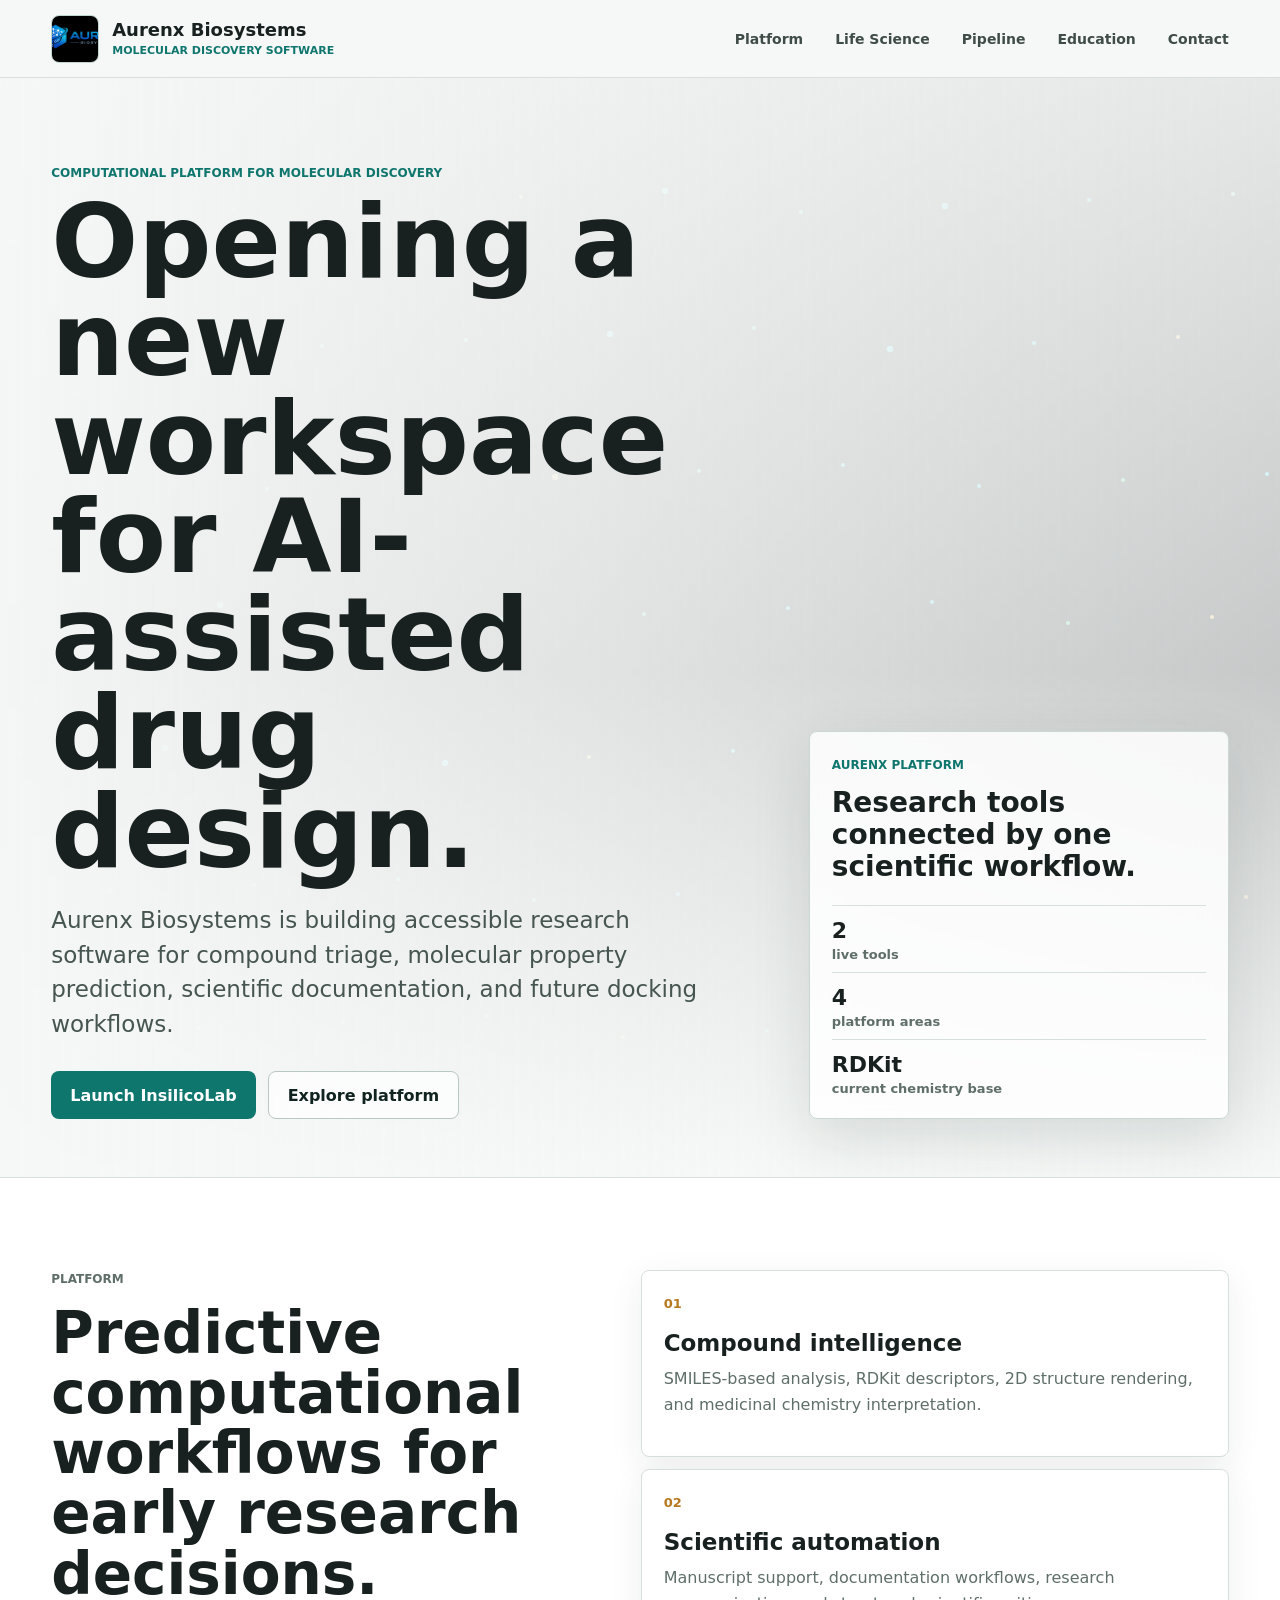
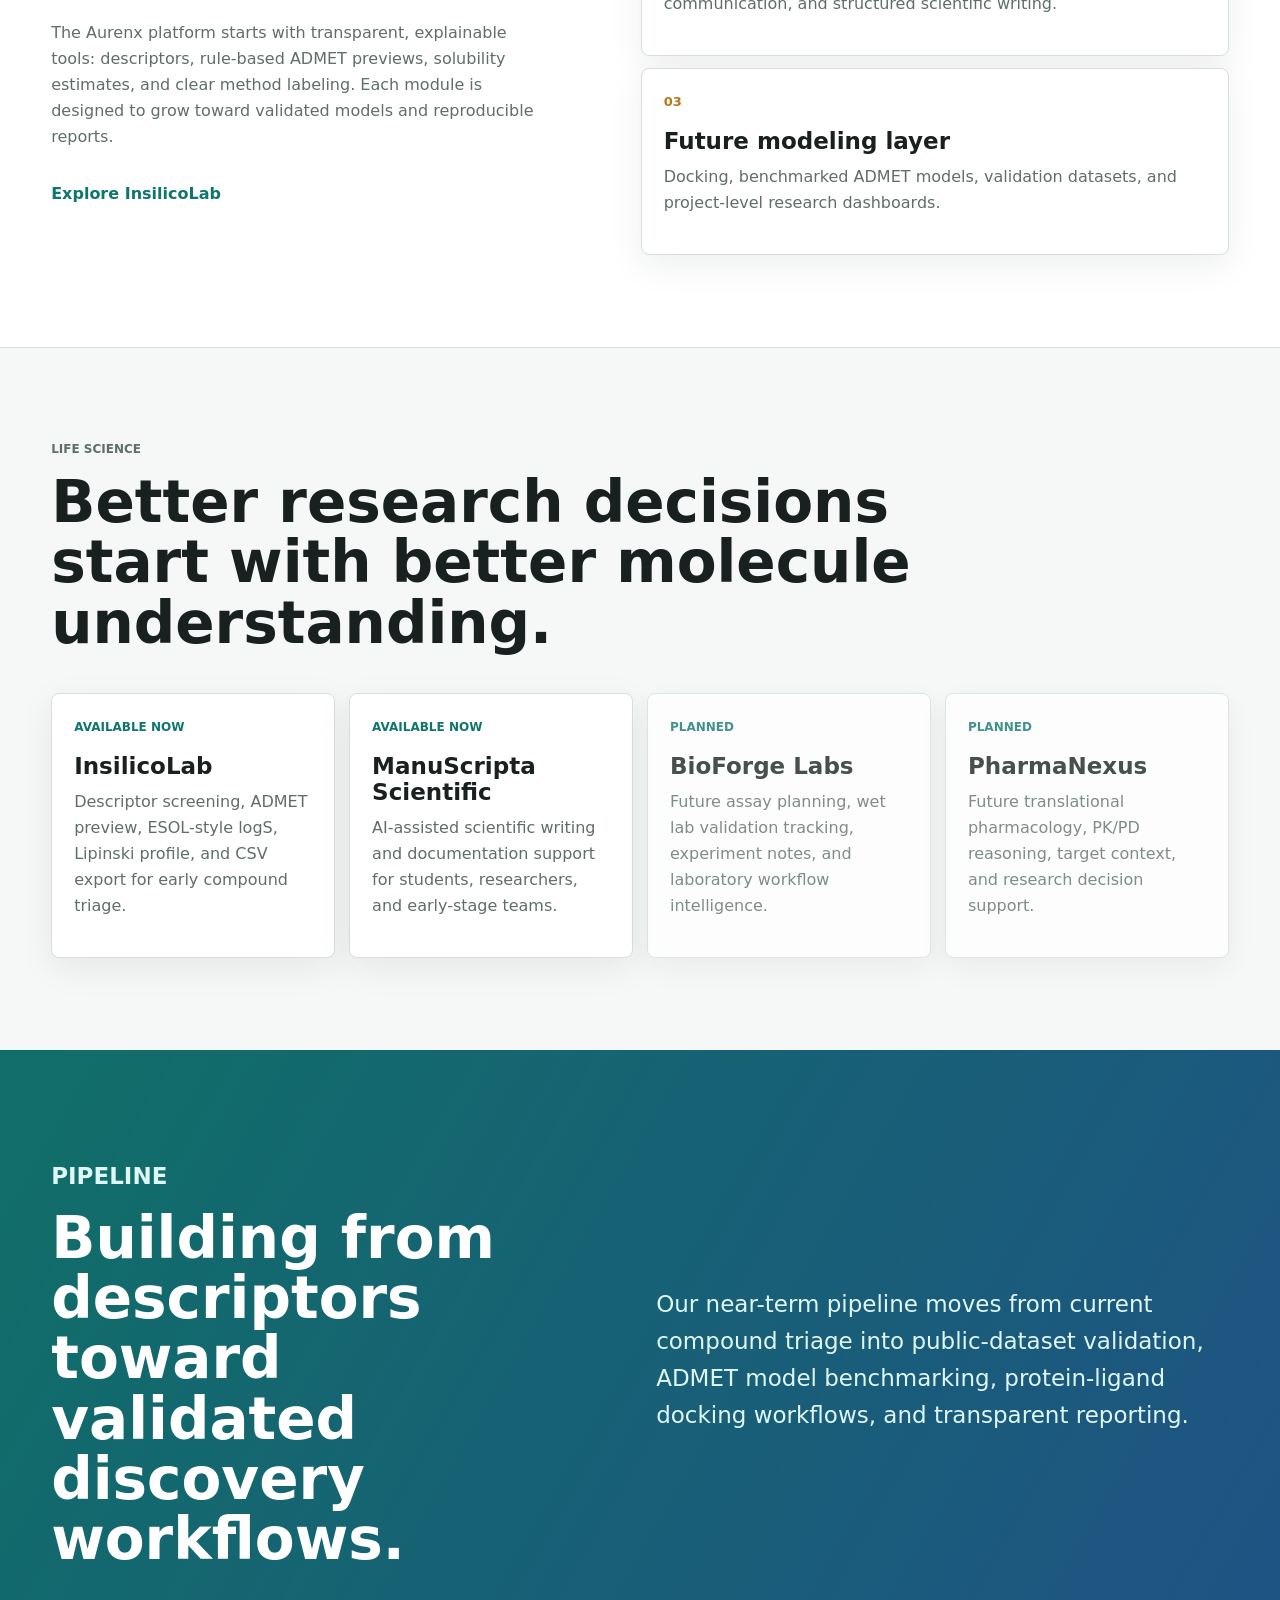
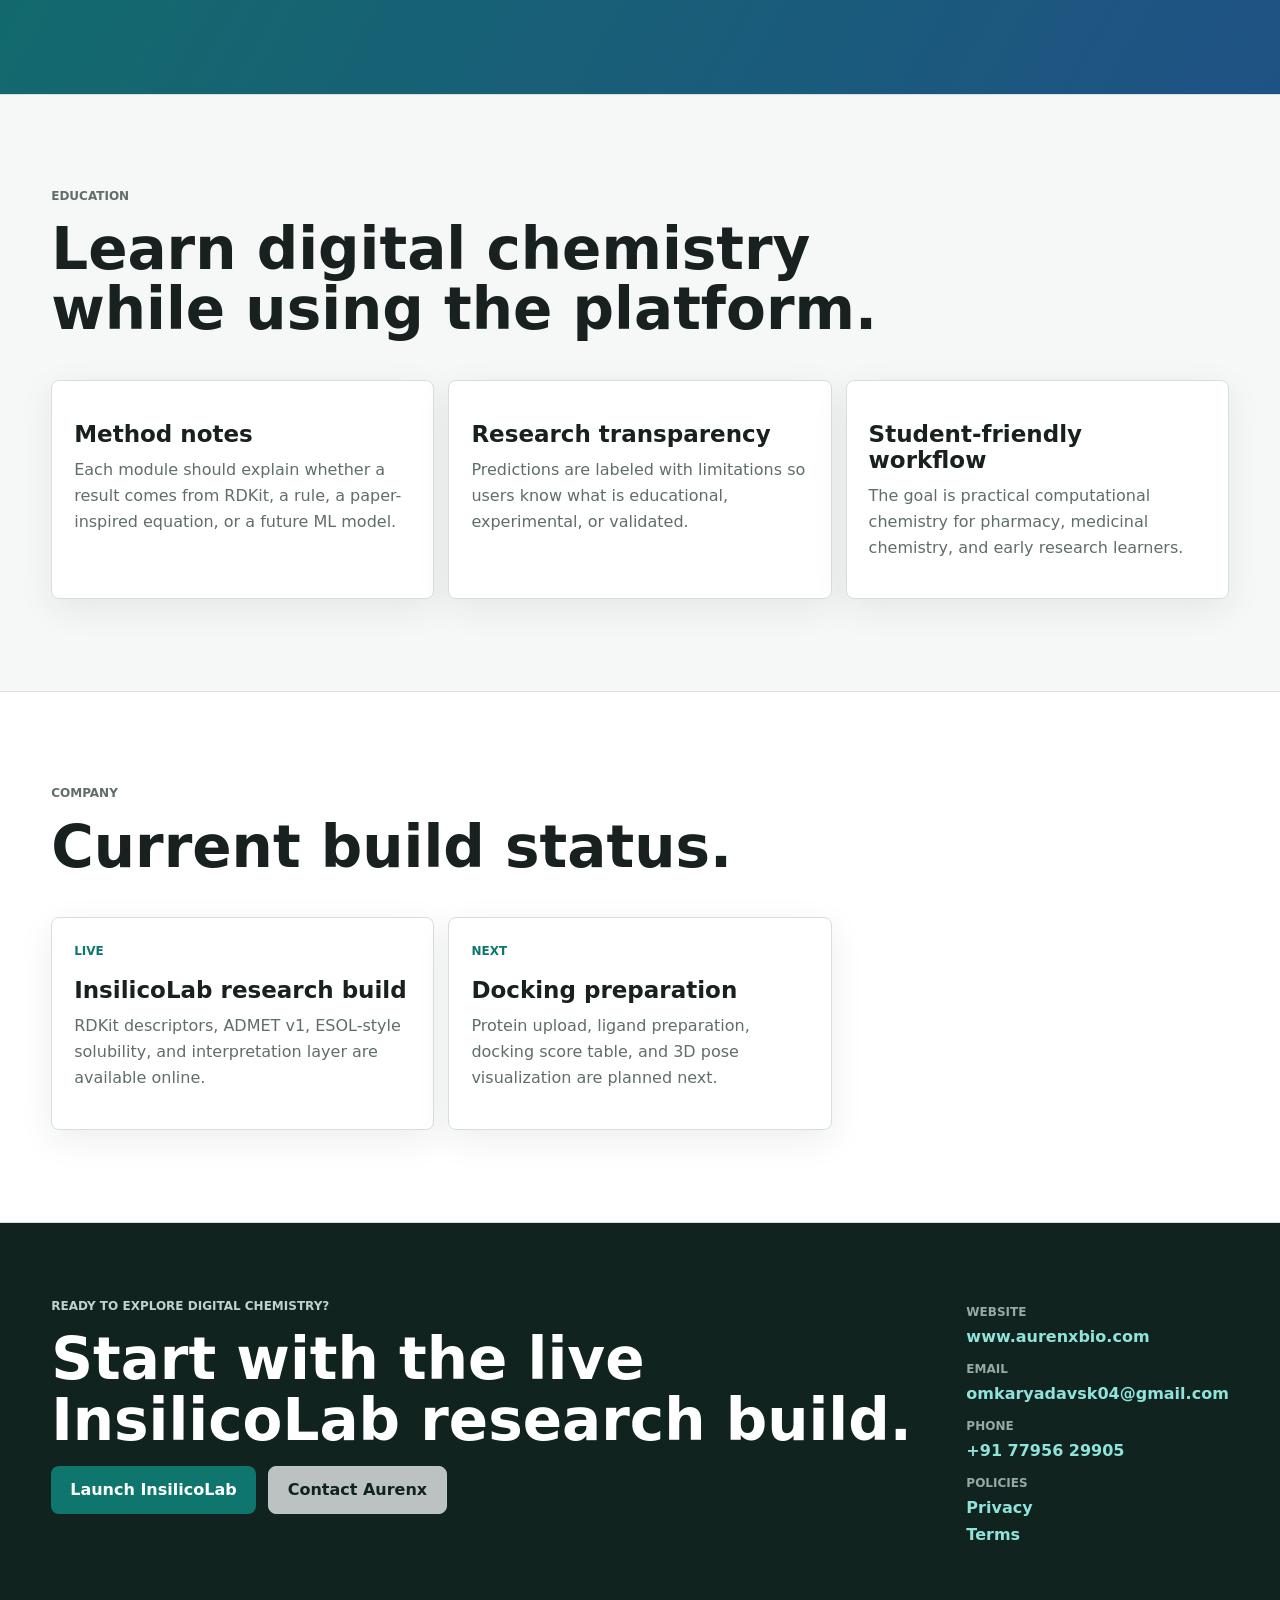
<file: index.html>
<!doctype html>
<html lang="en">
  <head>
    <meta charset="UTF-8" />
    <meta name="viewport" content="width=device-width, initial-scale=1.0" />
    <meta
      name="description"
      content="Aurenx Biosystems builds computational platforms for AI-assisted molecular discovery, drug design education, and research automation."
    />
    <title>Aurenx Biosystems | Molecular Discovery Platform</title>
    <link rel="stylesheet" href="styles.css" />
  </head>
  <body>
    <header class="site-header">
      <a class="brand" href="#home" aria-label="Aurenx Biosystems home">
        <span class="brand-mark" aria-hidden="true">
          <img src="aurenx-logo.jpg" alt="" />
        </span>
        <span>
          <strong>Aurenx Biosystems</strong>
          <small>Molecular discovery software</small>
        </span>
      </a>

      <nav class="nav-links" aria-label="Primary navigation">
        <a href="#platform">Platform</a>
        <a href="#life-science">Life Science</a>
        <a href="#pipeline">Pipeline</a>
        <a href="#education">Education</a>
        <a href="#contact">Contact</a>
      </nav>
    </header>

    <main id="home">
      <section class="hero" aria-labelledby="hero-title">
        <canvas id="bioCanvas" aria-hidden="true"></canvas>
        <div class="hero-overlay" aria-hidden="true"></div>

        <div class="hero-content">
          <p class="eyebrow">Computational platform for molecular discovery</p>
          <h1 id="hero-title">Opening a new workspace for AI-assisted drug design.</h1>
          <p class="hero-subtitle">
            Aurenx Biosystems is building accessible research software for compound triage,
            molecular property prediction, scientific documentation, and future docking workflows.
          </p>
          <div class="hero-actions">
            <a class="button primary" href="https://inslicolab.onrender.com">Launch InsilicoLab</a>
            <a class="button secondary" href="#platform">Explore platform</a>
          </div>
        </div>

        <aside class="hero-card" aria-label="Platform snapshot">
          <span class="card-label">Aurenx platform</span>
          <h2>Research tools connected by one scientific workflow.</h2>
          <div class="hero-stats">
            <div>
              <strong>2</strong>
              <span>live tools</span>
            </div>
            <div>
              <strong>4</strong>
              <span>platform areas</span>
            </div>
            <div>
              <strong>RDKit</strong>
              <span>current chemistry base</span>
            </div>
          </div>
        </aside>
      </section>

      <section id="platform" class="split-section">
        <div class="section-copy">
          <p class="eyebrow">Platform</p>
          <h2>Predictive computational workflows for early research decisions.</h2>
          <p>
            The Aurenx platform starts with transparent, explainable tools: descriptors,
            rule-based ADMET previews, solubility estimates, and clear method labeling.
            Each module is designed to grow toward validated models and reproducible reports.
          </p>
          <a class="text-link" href="https://inslicolab.onrender.com">Explore InsilicoLab</a>
        </div>
        <div class="feature-stack">
          <article>
            <span>01</span>
            <h3>Compound intelligence</h3>
            <p>SMILES-based analysis, RDKit descriptors, 2D structure rendering, and medicinal chemistry interpretation.</p>
          </article>
          <article>
            <span>02</span>
            <h3>Scientific automation</h3>
            <p>Manuscript support, documentation workflows, research communication, and structured scientific writing.</p>
          </article>
          <article>
            <span>03</span>
            <h3>Future modeling layer</h3>
            <p>Docking, benchmarked ADMET models, validation datasets, and project-level research dashboards.</p>
          </article>
        </div>
      </section>

      <section id="life-science" class="application-section">
        <div class="section-heading">
          <p class="eyebrow">Life Science</p>
          <h2>Better research decisions start with better molecule understanding.</h2>
        </div>

        <div class="application-grid">
          <a class="application-card live" href="https://inslicolab.onrender.com">
            <span>Available now</span>
            <h3>InsilicoLab</h3>
            <p>Descriptor screening, ADMET preview, ESOL-style logS, Lipinski profile, and CSV export for early compound triage.</p>
          </a>
          <a class="application-card live" href="manuscripta.html">
            <span>Available now</span>
            <h3>ManuScripta Scientific</h3>
            <p>AI-assisted scientific writing and documentation support for students, researchers, and early-stage teams.</p>
          </a>
          <a class="application-card planned" href="upcoming.html?platform=bioforge">
            <span>Planned</span>
            <h3>BioForge Labs</h3>
            <p>Future assay planning, wet lab validation tracking, experiment notes, and laboratory workflow intelligence.</p>
          </a>
          <a class="application-card planned" href="upcoming.html?platform=pharmanexus">
            <span>Planned</span>
            <h3>PharmaNexus</h3>
            <p>Future translational pharmacology, PK/PD reasoning, target context, and research decision support.</p>
          </a>
        </div>
      </section>

      <section id="pipeline" class="image-band">
        <div>
          <p class="eyebrow">Pipeline</p>
          <h2>Building from descriptors toward validated discovery workflows.</h2>
        </div>
        <p>
          Our near-term pipeline moves from current compound triage into public-dataset validation,
          ADMET model benchmarking, protein-ligand docking workflows, and transparent reporting.
        </p>
      </section>

      <section id="education" class="education-section">
        <div class="section-heading">
          <p class="eyebrow">Education</p>
          <h2>Learn digital chemistry while using the platform.</h2>
        </div>

        <div class="education-grid">
          <article>
            <h3>Method notes</h3>
            <p>Each module should explain whether a result comes from RDKit, a rule, a paper-inspired equation, or a future ML model.</p>
          </article>
          <article>
            <h3>Research transparency</h3>
            <p>Predictions are labeled with limitations so users know what is educational, experimental, or validated.</p>
          </article>
          <article>
            <h3>Student-friendly workflow</h3>
            <p>The goal is practical computational chemistry for pharmacy, medicinal chemistry, and early research learners.</p>
          </article>
        </div>
      </section>

      <section class="news-section">
        <div class="section-heading">
          <p class="eyebrow">Company</p>
          <h2>Current build status.</h2>
        </div>
        <div class="news-grid">
          <article>
            <span>Live</span>
            <h3>InsilicoLab research build</h3>
            <p>RDKit descriptors, ADMET v1, ESOL-style solubility, and interpretation layer are available online.</p>
          </article>
          <article>
            <span>Next</span>
            <h3>Docking preparation</h3>
            <p>Protein upload, ligand preparation, docking score table, and 3D pose visualization are planned next.</p>
          </article>
        </div>
      </section>
    </main>

    <footer id="contact" class="site-footer">
      <div>
        <p class="eyebrow">Ready to explore digital chemistry?</p>
        <h2>Start with the live InsilicoLab research build.</h2>
        <div class="footer-actions">
          <a class="button primary" href="https://inslicolab.onrender.com">Launch InsilicoLab</a>
          <a class="button secondary" href="mailto:omkaryadavsk04@gmail.com">Contact Aurenx</a>
        </div>
      </div>
      <address>
        <span>Website</span>
        <a href="https://www.aurenxbio.com">www.aurenxbio.com</a>
        <span>Email</span>
        <a href="mailto:omkaryadavsk04@gmail.com">omkaryadavsk04@gmail.com</a>
        <span>Phone</span>
        <a href="tel:+917795629905">+91 77956 29905</a>
        <span>Policies</span>
        <a href="privacy.html">Privacy</a>
        <a href="terms.html">Terms</a>
      </address>
    </footer>

    <script src="app.js"></script>
  </body>
</html>
</file>
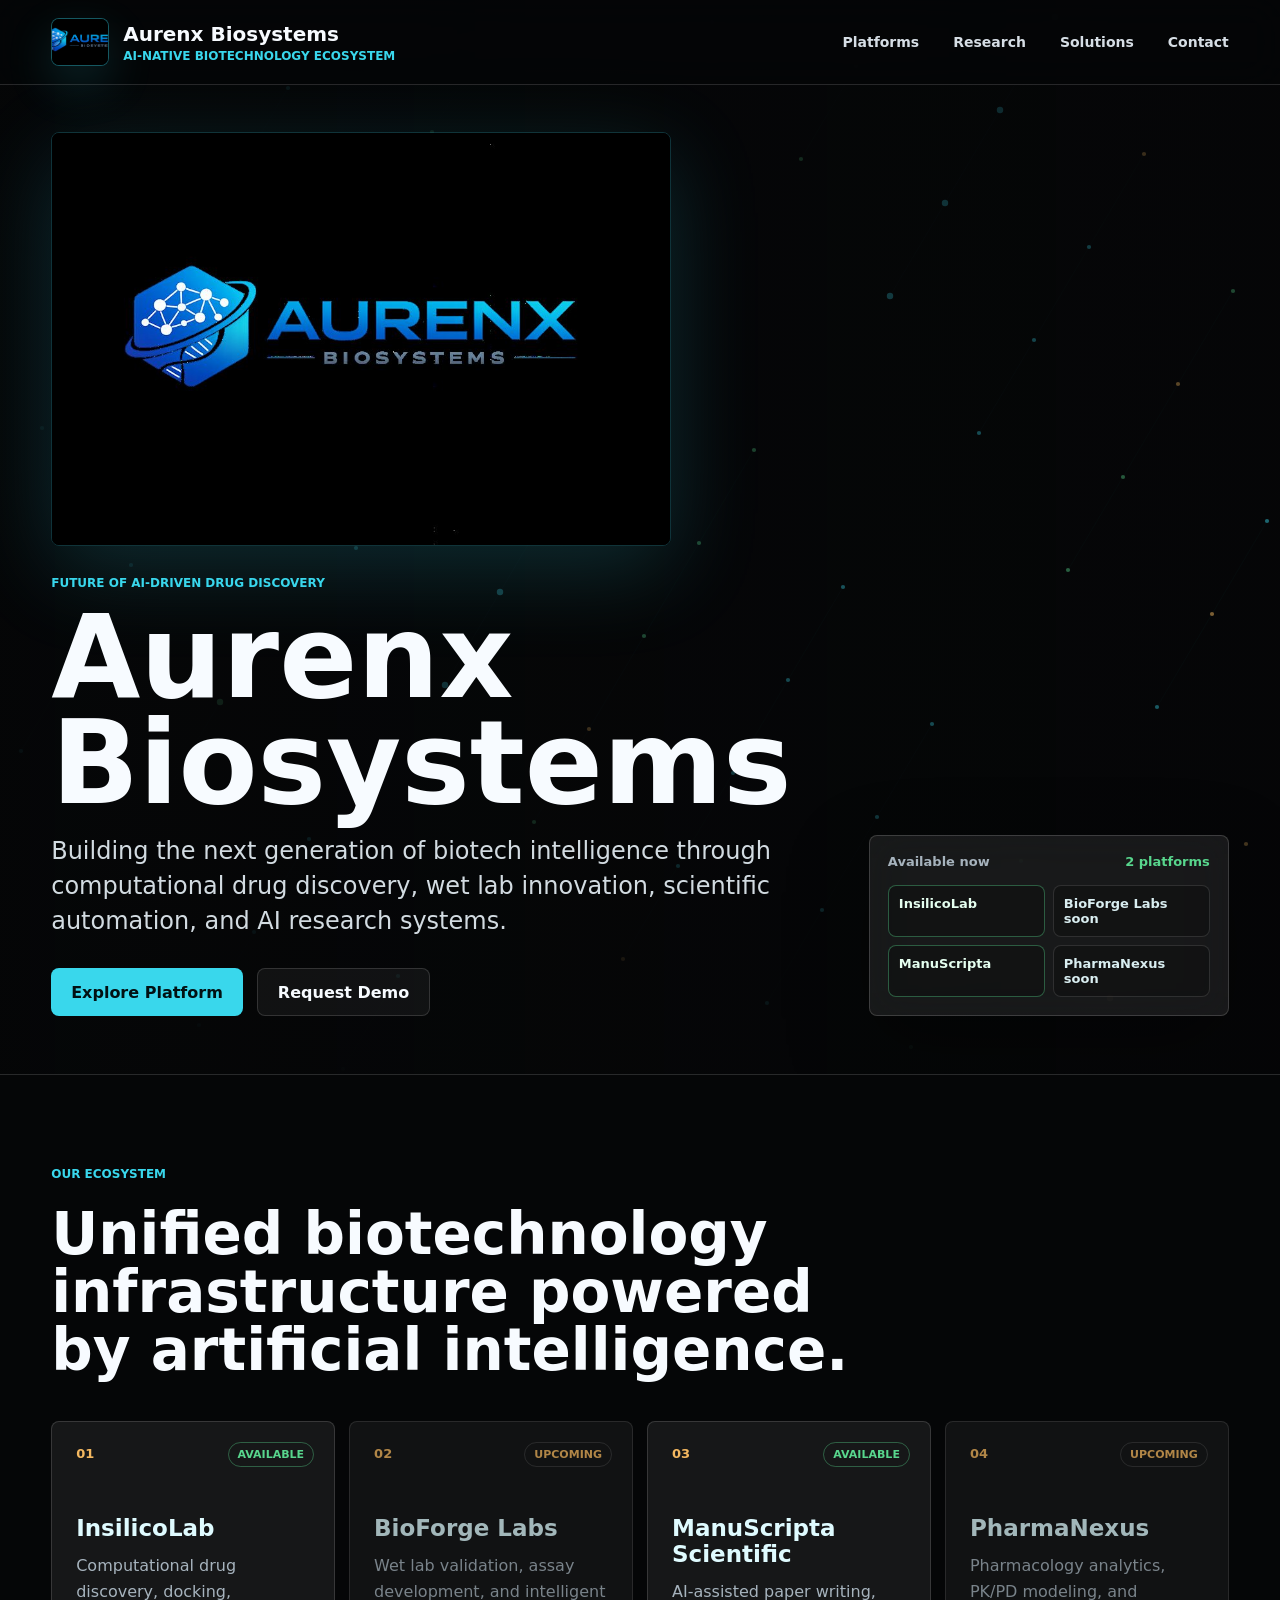
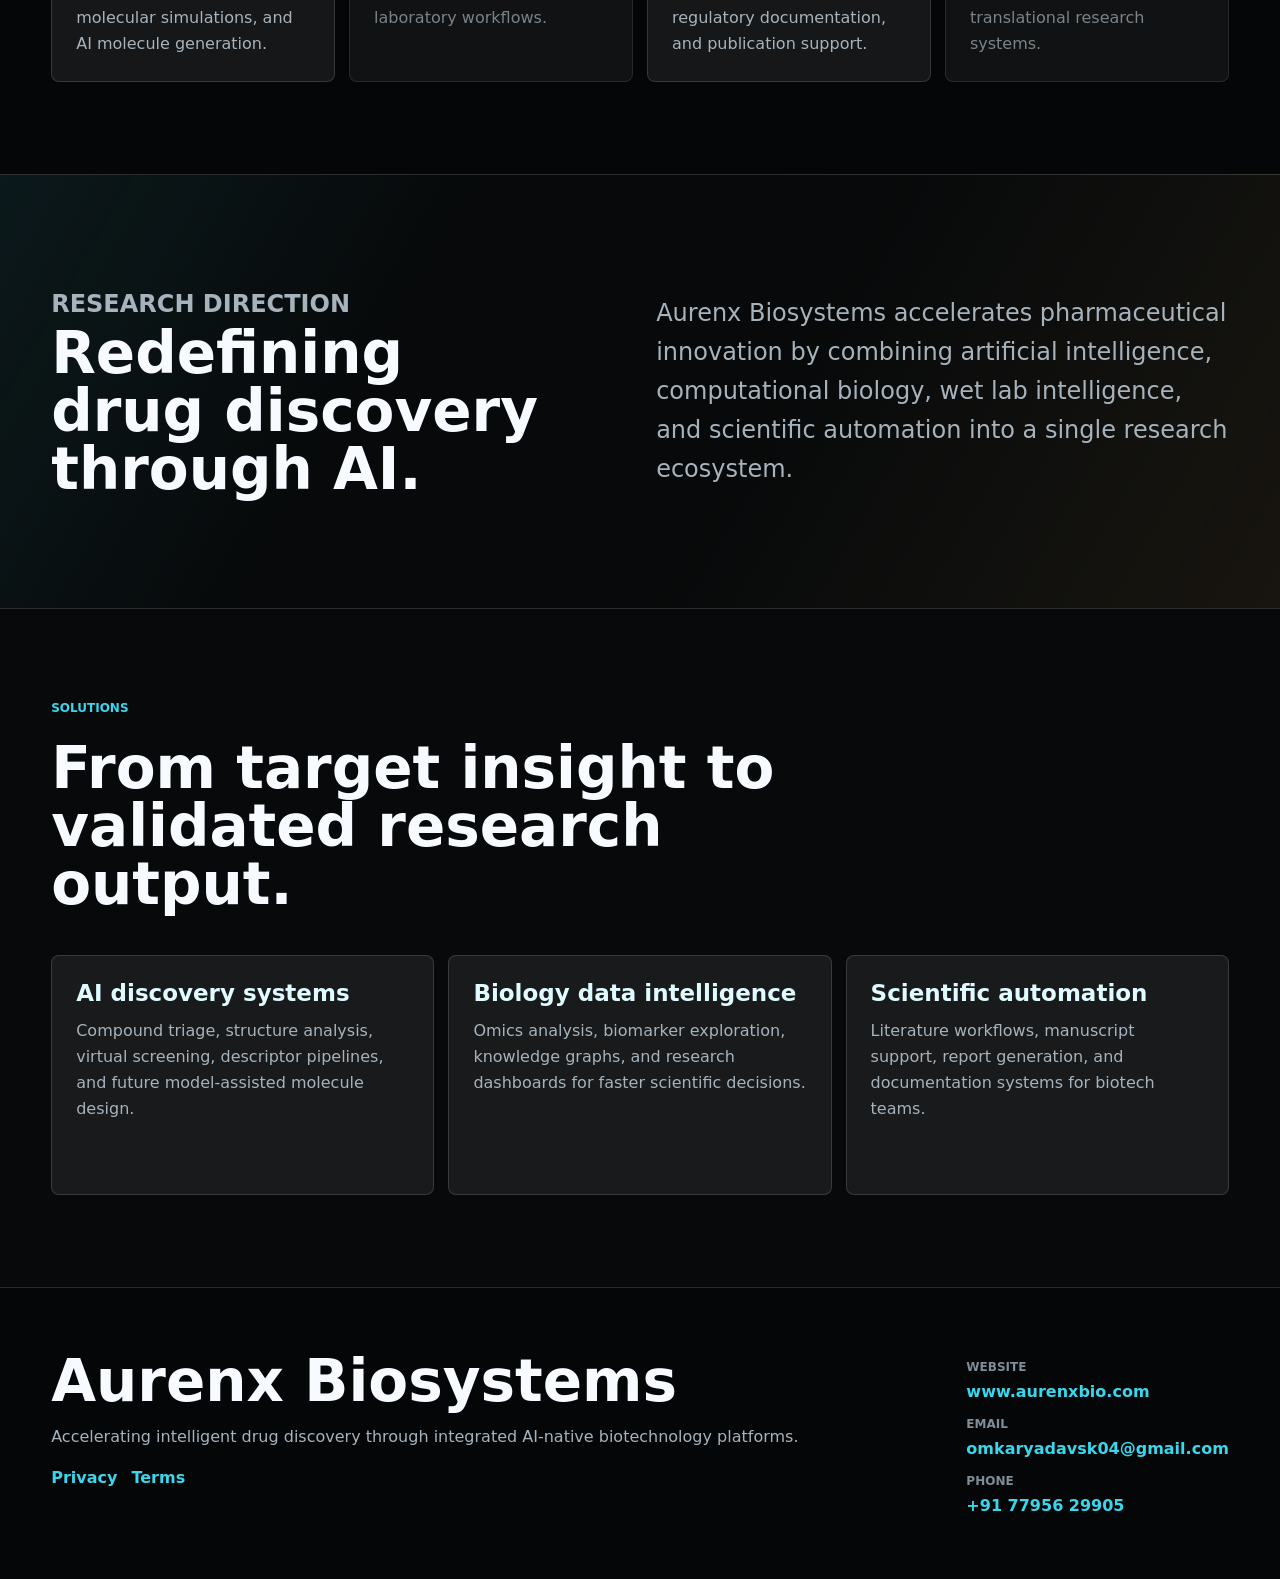
<file: static/index.html>
<!doctype html>
<html lang="en">
  <head>
    <meta charset="UTF-8" />
    <meta name="viewport" content="width=device-width, initial-scale=1.0" />
    <meta
      name="description"
      content="Aurenx Biosystems builds AI-native biotechnology platforms for drug discovery, omics, wet lab intelligence, and scientific automation."
    />
    <title>Aurenx Biosystems</title>
    <link rel="stylesheet" href="styles.css" />
  </head>
  <body>
    <header class="site-header">
      <a class="brand" href="#home" aria-label="Aurenx Biosystems home">
        <span class="brand-mark" aria-hidden="true">
          <img src="aurenx-logo.jpg" alt="" />
        </span>
        <span>
          <strong>Aurenx Biosystems</strong>
          <small>AI-native biotechnology ecosystem</small>
        </span>
      </a>

      <nav class="nav-links" aria-label="Primary navigation">
        <a href="#platforms">Platforms</a>
        <a href="#research">Research</a>
        <a href="#solutions">Solutions</a>
        <a href="#contact">Contact</a>
      </nav>
    </header>

    <main id="home">
      <section class="hero" aria-labelledby="hero-title">
        <canvas id="bioCanvas" aria-hidden="true"></canvas>
        <div class="hero-shade" aria-hidden="true"></div>

        <div class="hero-content">
          <img class="hero-logo" src="aurenx-logo.jpg" alt="Aurenx Biosystems logo" />
          <p class="eyebrow">Future of AI-driven drug discovery</p>
          <h1 id="hero-title">Aurenx Biosystems</h1>
          <p class="hero-subtitle">
            Building the next generation of biotech intelligence through computational drug discovery,
            wet lab innovation, scientific automation, and AI research systems.
          </p>
          <div class="hero-actions">
            <a class="button primary" href="#platforms">Explore Platform</a>
            <a class="button secondary" href="#contact">Request Demo</a>
          </div>
        </div>

        <div class="hero-panel" aria-label="Aurenx platform snapshot">
          <div class="signal-row">
            <span>Available now</span>
            <strong>2 platforms</strong>
          </div>
          <div class="pulse-list">
            <a href="https://inslicolab.onrender.com">InsilicoLab</a>
            <span>BioForge Labs soon</span>
            <a href="manuscripta.html">ManuScripta</a>
            <span>PharmaNexus soon</span>
          </div>
        </div>
      </section>

      <section id="platforms" class="section">
        <div class="section-heading">
          <p class="eyebrow">Our ecosystem</p>
          <h2>Unified biotechnology infrastructure powered by artificial intelligence.</h2>
        </div>

        <div class="platform-grid">
          <a class="platform-card available" href="https://inslicolab.onrender.com">
            <span class="card-index">01</span>
            <span class="status-badge live">Available</span>
            <h3>InsilicoLab</h3>
            <p>Computational drug discovery, docking, molecular simulations, and AI molecule generation.</p>
          </a>
          <a class="platform-card upcoming" href="upcoming.html?platform=bioforge">
            <span class="card-index">02</span>
            <span class="status-badge soon">Upcoming</span>
            <h3>BioForge Labs</h3>
            <p>Wet lab validation, assay development, and intelligent laboratory workflows.</p>
          </a>
          <a class="platform-card available" href="manuscripta.html">
            <span class="card-index">03</span>
            <span class="status-badge live">Available</span>
            <h3>ManuScripta Scientific</h3>
            <p>AI-assisted paper writing, regulatory documentation, and publication support.</p>
          </a>
          <a class="platform-card upcoming" href="upcoming.html?platform=pharmanexus">
            <span class="card-index">04</span>
            <span class="status-badge soon">Upcoming</span>
            <h3>PharmaNexus</h3>
            <p>Pharmacology analytics, PK/PD modeling, and translational research systems.</p>
          </a>
        </div>
      </section>

      <section id="research" class="research-band">
        <div>
          <p class="eyebrow">Research direction</p>
          <h2>Redefining drug discovery through AI.</h2>
        </div>
        <p>
          Aurenx Biosystems accelerates pharmaceutical innovation by combining artificial intelligence,
          computational biology, wet lab intelligence, and scientific automation into a single research ecosystem.
        </p>
      </section>

      <section id="solutions" class="section solutions-section">
        <div class="section-heading">
          <p class="eyebrow">Solutions</p>
          <h2>From target insight to validated research output.</h2>
        </div>

        <div class="solution-layout">
          <article>
            <h3>AI discovery systems</h3>
            <p>
              Compound triage, structure analysis, virtual screening, descriptor pipelines, and future
              model-assisted molecule design.
            </p>
          </article>
          <article>
            <h3>Biology data intelligence</h3>
            <p>
              Omics analysis, biomarker exploration, knowledge graphs, and research dashboards for faster
              scientific decisions.
            </p>
          </article>
          <article>
            <h3>Scientific automation</h3>
            <p>
              Literature workflows, manuscript support, report generation, and documentation systems for
              biotech teams.
            </p>
          </article>
        </div>
      </section>
    </main>

    <footer id="contact" class="site-footer">
      <div>
        <h2>Aurenx Biosystems</h2>
        <p>Accelerating intelligent drug discovery through integrated AI-native biotechnology platforms.</p>
        <div class="footer-links">
          <a href="privacy.html">Privacy</a>
          <a href="terms.html">Terms</a>
        </div>
      </div>
      <address>
        <span>Website</span>
        <a href="https://www.aurenxbio.com">www.aurenxbio.com</a>
        <span>Email</span>
        <a href="mailto:omkaryadavsk04@gmail.com">omkaryadavsk04@gmail.com</a>
        <span>Phone</span>
        <a href="tel:+917795629905">+91 77956 29905</a>
      </address>
    </footer>

    <script src="app.js"></script>
  </body>
</html>
</file>
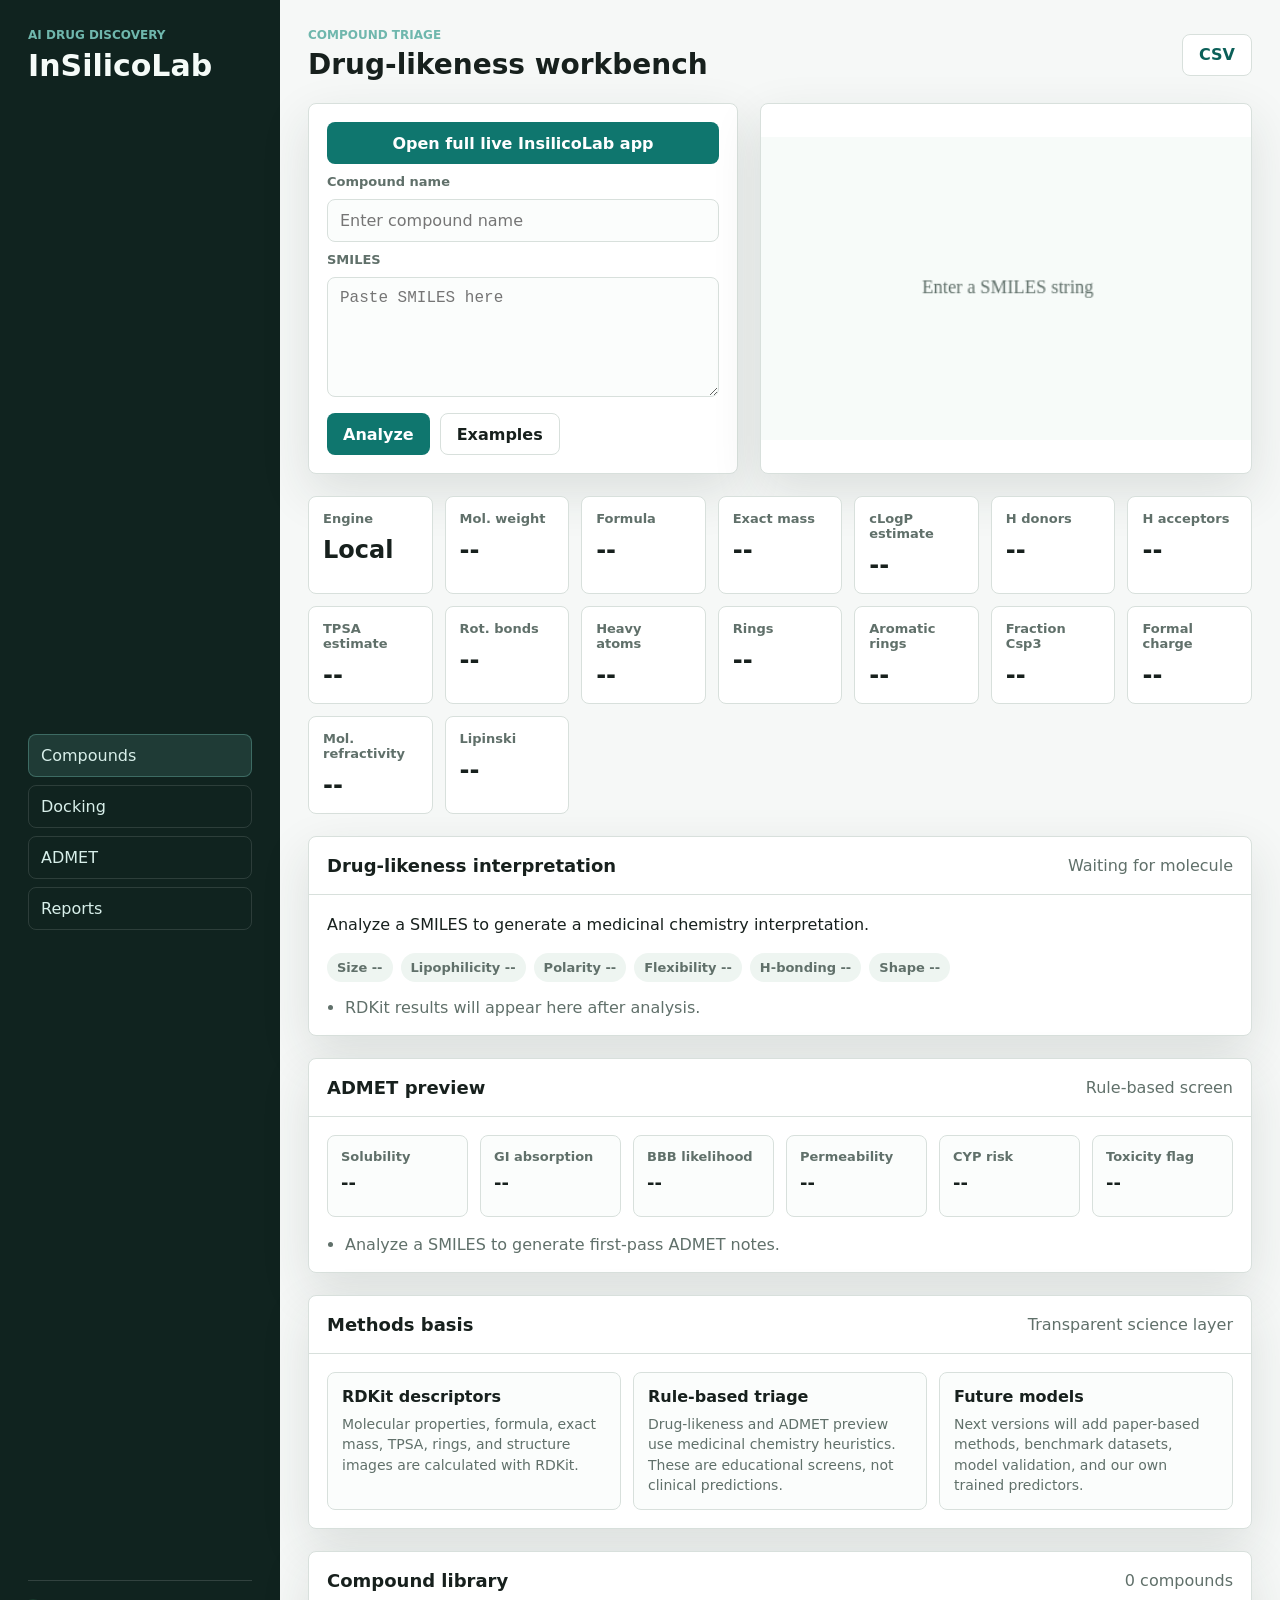
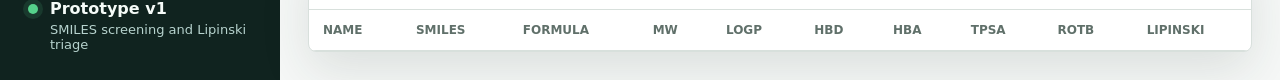
<file: insilicolab.html>
<!doctype html>
<html lang="en">
  <head>
    <meta charset="UTF-8" />
    <meta name="viewport" content="width=device-width, initial-scale=1.0" />
    <title>InsilicoLab | Aurenx Biosystems</title>
    <link rel="stylesheet" href="insilicolab.css" />
  </head>
  <body>
    <main class="app-shell">
      <aside class="sidebar">
        <div>
          <p class="eyebrow">AI Drug Discovery</p>
          <h1>InSilicoLab</h1>
        </div>

        <nav class="nav-list" aria-label="Workflow">
          <button class="nav-item active" type="button" data-module="Compounds">Compounds</button>
          <button class="nav-item" type="button" data-module="Docking">Docking</button>
          <button class="nav-item" type="button" data-module="ADMET">ADMET</button>
          <button class="nav-item" type="button" data-module="Reports">Reports</button>
        </nav>

        <section class="status-panel">
          <span class="status-dot"></span>
          <div>
            <strong>Prototype v1</strong>
            <p>SMILES screening and Lipinski triage</p>
          </div>
        </section>
      </aside>

      <section class="workspace">
        <header class="topbar">
          <div>
            <p class="eyebrow">Compound triage</p>
            <h2>Drug-likeness workbench</h2>
          </div>
          <button id="exportCsv" class="icon-button" type="button" title="Export CSV" aria-label="Export CSV">
            <span>CSV</span>
          </button>
        </header>

        <section class="input-band">
          <form id="compoundForm" class="compound-form">
            <a class="live-app-link" href="https://inslicolab.onrender.com">Open full live InsilicoLab app</a>
            <label for="compoundName">Compound name</label>
            <input id="compoundName" name="compoundName" type="text" placeholder="Enter compound name" autocomplete="off" />

            <label for="smilesInput">SMILES</label>
            <textarea id="smilesInput" name="smilesInput" placeholder="Paste SMILES here" required></textarea>

            <div class="form-actions">
              <button class="primary-button" type="submit">Analyze</button>
              <button id="loadExamples" class="secondary-button" type="button">Examples</button>
            </div>
          </form>

          <div class="molecule-panel" aria-label="Molecule preview">
            <img id="moleculeImage" alt="RDKit molecule structure" hidden />
            <canvas id="moleculeCanvas" width="420" height="260"></canvas>
          </div>
        </section>

        <section class="metrics-grid" aria-label="Calculated properties">
          <article class="metric">
            <span>Engine</span>
            <strong id="engineValue">Local</strong>
          </article>
          <article class="metric">
            <span>Mol. weight</span>
            <strong id="mwValue">--</strong>
          </article>
          <article class="metric">
            <span>Formula</span>
            <strong id="formulaValue">--</strong>
          </article>
          <article class="metric">
            <span>Exact mass</span>
            <strong id="exactMassValue">--</strong>
          </article>
          <article class="metric">
            <span>cLogP estimate</span>
            <strong id="logpValue">--</strong>
          </article>
          <article class="metric">
            <span>H donors</span>
            <strong id="hbdValue">--</strong>
          </article>
          <article class="metric">
            <span>H acceptors</span>
            <strong id="hbaValue">--</strong>
          </article>
          <article class="metric">
            <span>TPSA estimate</span>
            <strong id="tpsaValue">--</strong>
          </article>
          <article class="metric">
            <span>Rot. bonds</span>
            <strong id="rotatableValue">--</strong>
          </article>
          <article class="metric">
            <span>Heavy atoms</span>
            <strong id="heavyAtomsValue">--</strong>
          </article>
          <article class="metric">
            <span>Rings</span>
            <strong id="ringsValue">--</strong>
          </article>
          <article class="metric">
            <span>Aromatic rings</span>
            <strong id="aromaticRingsValue">--</strong>
          </article>
          <article class="metric">
            <span>Fraction Csp3</span>
            <strong id="fractionCsp3Value">--</strong>
          </article>
          <article class="metric">
            <span>Formal charge</span>
            <strong id="chargeValue">--</strong>
          </article>
          <article class="metric">
            <span>Mol. refractivity</span>
            <strong id="mrValue">--</strong>
          </article>
          <article class="metric">
            <span>Lipinski</span>
            <strong id="lipinskiValue">--</strong>
          </article>
        </section>

        <section class="interpretation-section" aria-label="Drug-likeness interpretation">
          <div class="section-heading">
            <h3>Drug-likeness interpretation</h3>
            <p id="overallValue">Waiting for molecule</p>
          </div>
          <div class="interpretation-body">
            <p id="summaryValue">Analyze a SMILES to generate a medicinal chemistry interpretation.</p>
            <div class="risk-grid">
              <span id="sizeRisk" class="risk-chip">Size --</span>
              <span id="lipophilicityRisk" class="risk-chip">Lipophilicity --</span>
              <span id="polarityRisk" class="risk-chip">Polarity --</span>
              <span id="flexibilityRisk" class="risk-chip">Flexibility --</span>
              <span id="hbondRisk" class="risk-chip">H-bonding --</span>
              <span id="shapeRisk" class="risk-chip">Shape --</span>
            </div>
            <ul id="suggestionList" class="suggestion-list">
              <li>RDKit results will appear here after analysis.</li>
            </ul>
          </div>
        </section>

        <section class="admet-section" aria-label="ADMET preview">
          <div class="section-heading">
            <h3>ADMET preview</h3>
            <p>Rule-based screen</p>
          </div>
          <div class="admet-grid">
            <article class="admet-item">
              <span>Solubility</span>
              <strong id="solubilityValue">--</strong>
            </article>
            <article class="admet-item">
              <span>GI absorption</span>
              <strong id="giValue">--</strong>
            </article>
            <article class="admet-item">
              <span>BBB likelihood</span>
              <strong id="bbbValue">--</strong>
            </article>
            <article class="admet-item">
              <span>Permeability</span>
              <strong id="permeabilityValue">--</strong>
            </article>
            <article class="admet-item">
              <span>CYP risk</span>
              <strong id="cypValue">--</strong>
            </article>
            <article class="admet-item">
              <span>Toxicity flag</span>
              <strong id="toxValue">--</strong>
            </article>
          </div>
          <ul id="admetNotes" class="suggestion-list admet-notes">
            <li>Analyze a SMILES to generate first-pass ADMET notes.</li>
          </ul>
        </section>

        <section class="methods-section" aria-label="Methods and research basis">
          <div class="section-heading">
            <h3>Methods basis</h3>
            <p>Transparent science layer</p>
          </div>
          <div class="methods-grid">
            <article class="method-item">
              <strong>RDKit descriptors</strong>
              <p>Molecular properties, formula, exact mass, TPSA, rings, and structure images are calculated with RDKit.</p>
            </article>
            <article class="method-item">
              <strong>Rule-based triage</strong>
              <p>Drug-likeness and ADMET preview use medicinal chemistry heuristics. These are educational screens, not clinical predictions.</p>
            </article>
            <article class="method-item">
              <strong>Future models</strong>
              <p>Next versions will add paper-based methods, benchmark datasets, model validation, and our own trained predictors.</p>
            </article>
          </div>
        </section>

        <section class="results-section">
          <div class="section-heading">
            <h3>Compound library</h3>
            <p id="libraryCount">0 compounds</p>
          </div>
          <div class="table-wrap">
            <table>
              <thead>
                <tr>
                  <th>Name</th>
                  <th>SMILES</th>
                  <th>Formula</th>
                  <th>MW</th>
                  <th>LogP</th>
                  <th>HBD</th>
                  <th>HBA</th>
                  <th>TPSA</th>
                  <th>RotB</th>
                  <th>Lipinski</th>
                </tr>
              </thead>
              <tbody id="compoundTable"></tbody>
            </table>
          </div>
        </section>
      </section>
    </main>

    <div id="moduleModal" class="modal-overlay" hidden>
      <section class="modal" role="dialog" aria-modal="true" aria-labelledby="moduleTitle">
        <div class="section-heading">
          <h3 id="moduleTitle">Coming soon</h3>
          <button id="closeModal" class="icon-button" type="button" aria-label="Close">X</button>
        </div>
        <p id="moduleMessage"></p>
      </section>
    </div>

    <script src="insilicolab.js"></script>
  </body>
</html>
</file>
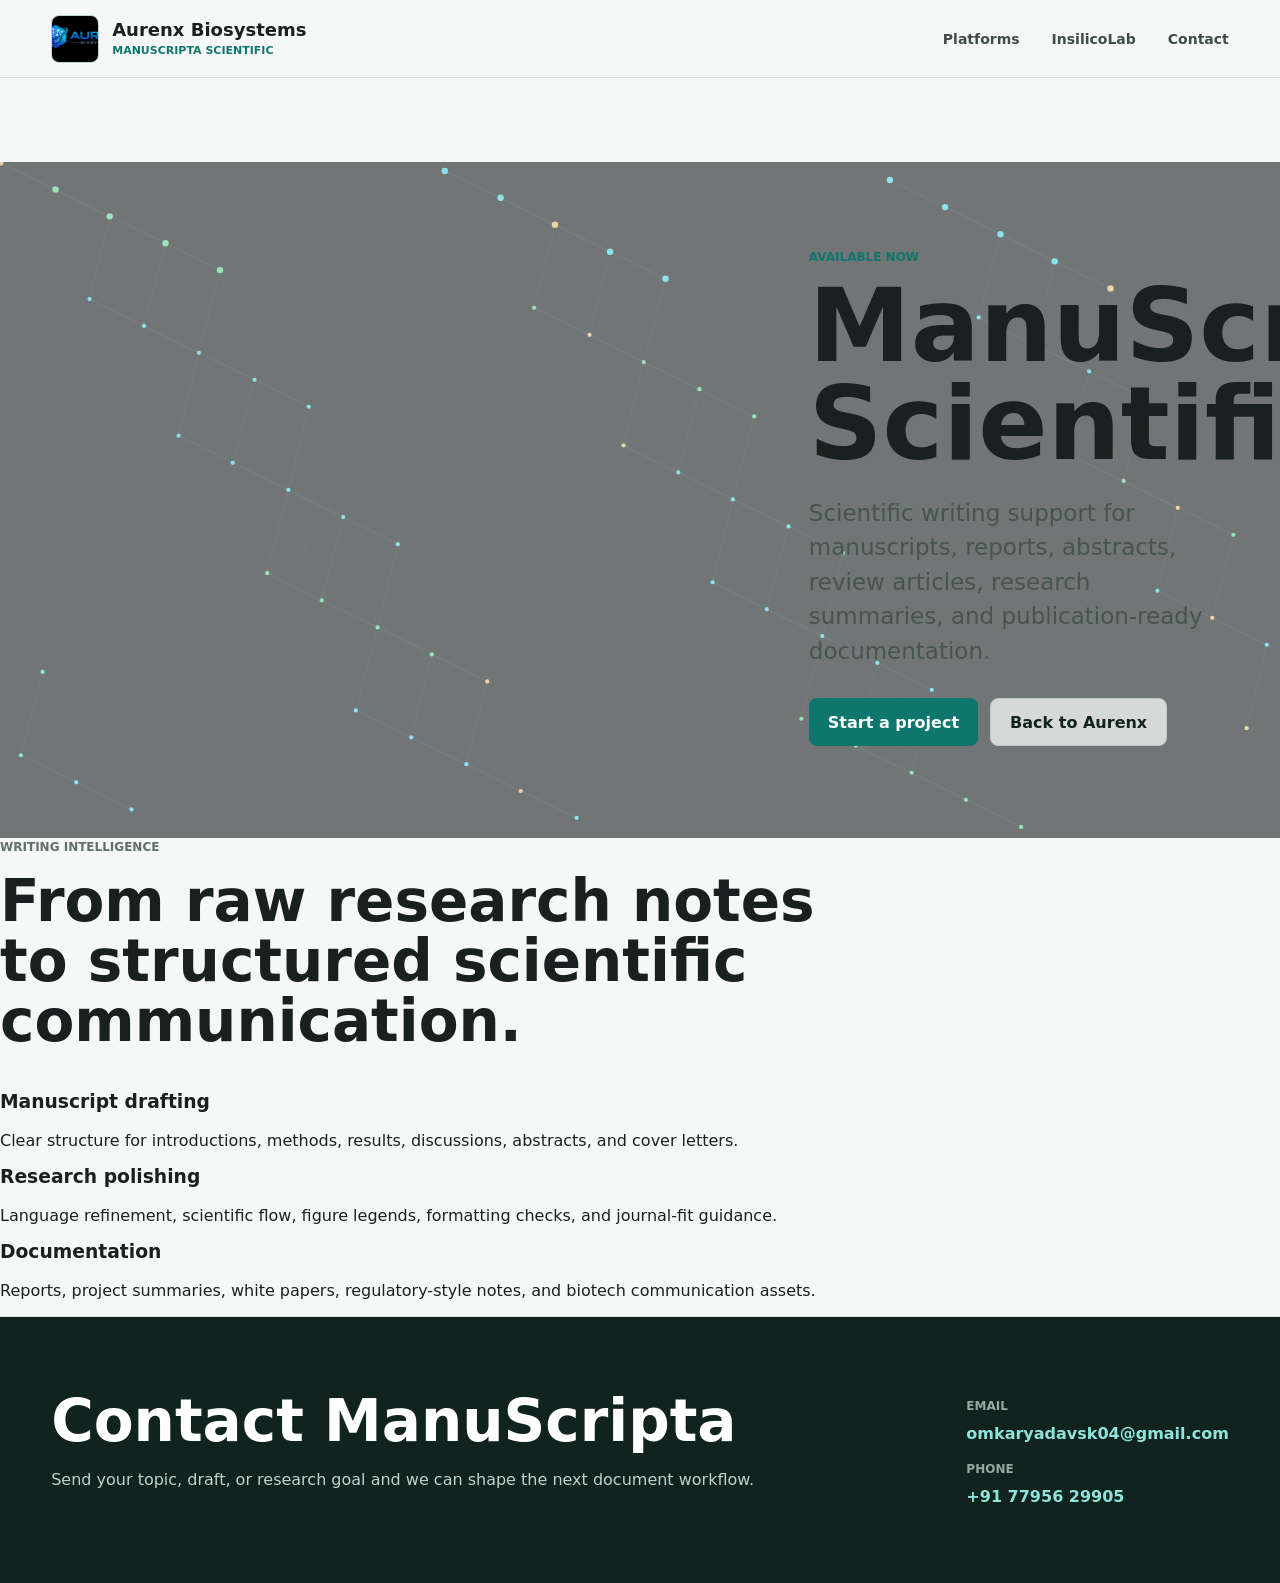
<file: manuscripta.html>
<!doctype html>
<html lang="en">
  <head>
    <meta charset="UTF-8" />
    <meta name="viewport" content="width=device-width, initial-scale=1.0" />
    <meta
      name="description"
      content="ManuScripta Scientific helps researchers draft, structure, and refine scientific manuscripts and research documents."
    />
    <title>ManuScripta Scientific | Aurenx Biosystems</title>
    <link rel="stylesheet" href="styles.css" />
  </head>
  <body>
    <header class="site-header">
      <a class="brand" href="index.html" aria-label="Aurenx Biosystems home">
        <span class="brand-mark" aria-hidden="true">
          <img src="aurenx-logo.jpg" alt="" />
        </span>
        <span>
          <strong>Aurenx Biosystems</strong>
          <small>ManuScripta Scientific</small>
        </span>
      </a>
      <nav class="nav-links" aria-label="Primary navigation">
        <a href="index.html#platforms">Platforms</a>
        <a href="https://inslicolab.onrender.com">InsilicoLab</a>
        <a href="#contact">Contact</a>
      </nav>
    </header>

    <main class="product-main">
      <section class="hero product-hero">
        <canvas id="bioCanvas" aria-hidden="true"></canvas>
        <div class="hero-shade" aria-hidden="true"></div>
        <div class="hero-content">
          <p class="eyebrow">Available now</p>
          <h1>ManuScripta Scientific</h1>
          <p class="hero-subtitle">
            Scientific writing support for manuscripts, reports, abstracts, review articles, research summaries,
            and publication-ready documentation.
          </p>
          <div class="hero-actions">
            <a class="button primary" href="mailto:omkaryadavsk04@gmail.com?subject=ManuScripta%20Scientific%20request">Start a project</a>
            <a class="button secondary" href="index.html">Back to Aurenx</a>
          </div>
        </div>
      </section>

      <section class="section">
        <div class="section-heading">
          <p class="eyebrow">Writing intelligence</p>
          <h2>From raw research notes to structured scientific communication.</h2>
        </div>
        <div class="solution-layout">
          <article>
            <h3>Manuscript drafting</h3>
            <p>Clear structure for introductions, methods, results, discussions, abstracts, and cover letters.</p>
          </article>
          <article>
            <h3>Research polishing</h3>
            <p>Language refinement, scientific flow, figure legends, formatting checks, and journal-fit guidance.</p>
          </article>
          <article>
            <h3>Documentation</h3>
            <p>Reports, project summaries, white papers, regulatory-style notes, and biotech communication assets.</p>
          </article>
        </div>
      </section>
    </main>

    <footer id="contact" class="site-footer">
      <div>
        <h2>Contact ManuScripta</h2>
        <p>Send your topic, draft, or research goal and we can shape the next document workflow.</p>
      </div>
      <address>
        <span>Email</span>
        <a href="mailto:omkaryadavsk04@gmail.com">omkaryadavsk04@gmail.com</a>
        <span>Phone</span>
        <a href="tel:+917795629905">+91 77956 29905</a>
      </address>
    </footer>
    <script src="app.js"></script>
  </body>
</html>
</file>
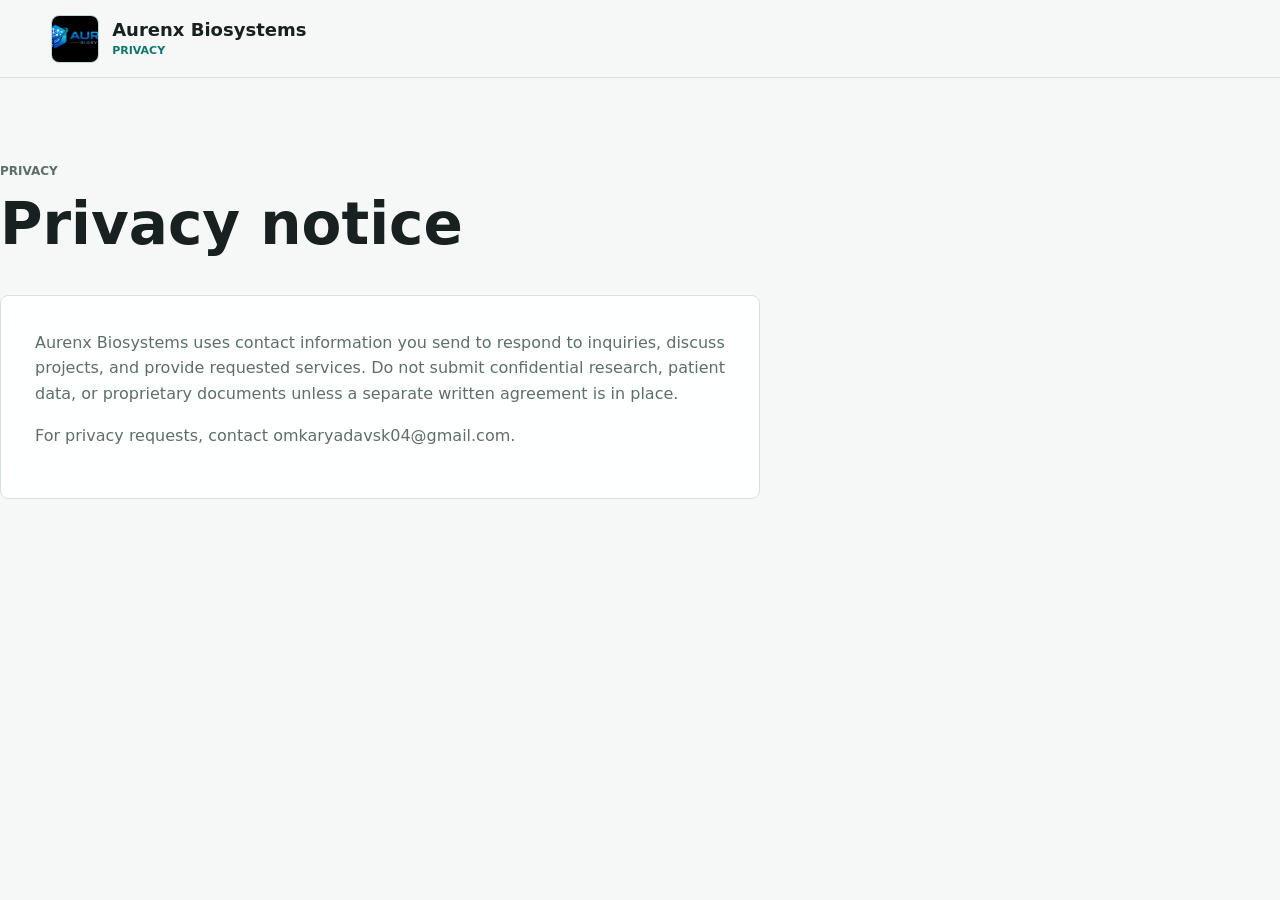
<file: privacy.html>
<!doctype html>
<html lang="en">
  <head>
    <meta charset="UTF-8" />
    <meta name="viewport" content="width=device-width, initial-scale=1.0" />
    <title>Privacy | Aurenx Biosystems</title>
    <link rel="stylesheet" href="styles.css" />
  </head>
  <body>
    <header class="site-header">
      <a class="brand" href="index.html">
        <span class="brand-mark" aria-hidden="true">
          <img src="aurenx-logo.jpg" alt="" />
        </span>
        <span><strong>Aurenx Biosystems</strong><small>Privacy</small></span>
      </a>
    </header>
    <main class="product-main">
      <section class="section">
        <div class="section-heading">
          <p class="eyebrow">Privacy</p>
          <h2>Privacy notice</h2>
        </div>
        <div class="product-panel">
          <p>
            Aurenx Biosystems uses contact information you send to respond to inquiries, discuss projects, and
            provide requested services. Do not submit confidential research, patient data, or proprietary documents
            unless a separate written agreement is in place.
          </p>
          <p>
            For privacy requests, contact <a href="mailto:omkaryadavsk04@gmail.com">omkaryadavsk04@gmail.com</a>.
          </p>
        </div>
      </section>
    </main>
  </body>
</html>
</file>
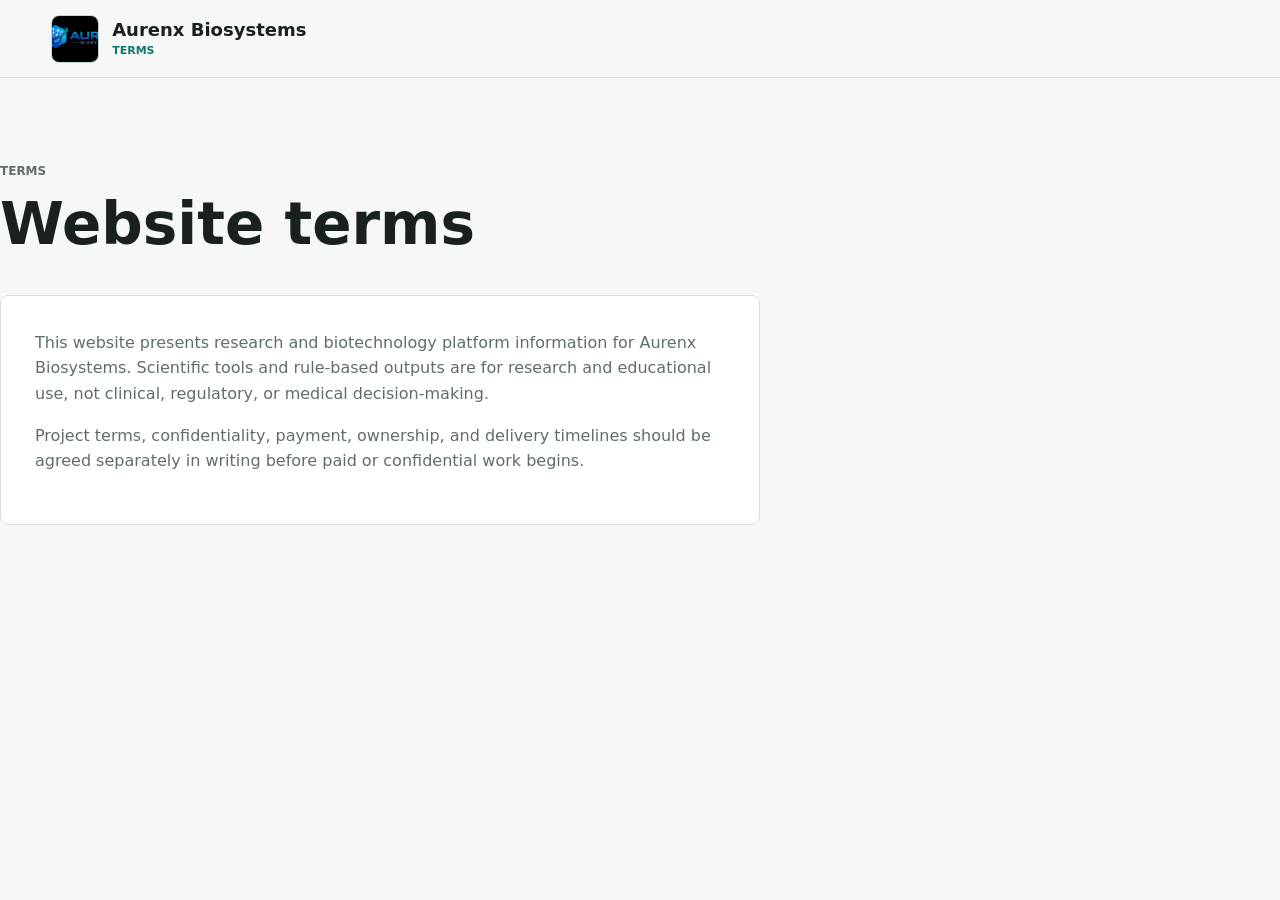
<file: terms.html>
<!doctype html>
<html lang="en">
  <head>
    <meta charset="UTF-8" />
    <meta name="viewport" content="width=device-width, initial-scale=1.0" />
    <title>Terms | Aurenx Biosystems</title>
    <link rel="stylesheet" href="styles.css" />
  </head>
  <body>
    <header class="site-header">
      <a class="brand" href="index.html">
        <span class="brand-mark" aria-hidden="true">
          <img src="aurenx-logo.jpg" alt="" />
        </span>
        <span><strong>Aurenx Biosystems</strong><small>Terms</small></span>
      </a>
    </header>
    <main class="product-main">
      <section class="section">
        <div class="section-heading">
          <p class="eyebrow">Terms</p>
          <h2>Website terms</h2>
        </div>
        <div class="product-panel">
          <p>
            This website presents research and biotechnology platform information for Aurenx Biosystems. Scientific
            tools and rule-based outputs are for research and educational use, not clinical, regulatory, or medical
            decision-making.
          </p>
          <p>
            Project terms, confidentiality, payment, ownership, and delivery timelines should be agreed separately in
            writing before paid or confidential work begins.
          </p>
        </div>
      </section>
    </main>
  </body>
</html>
</file>
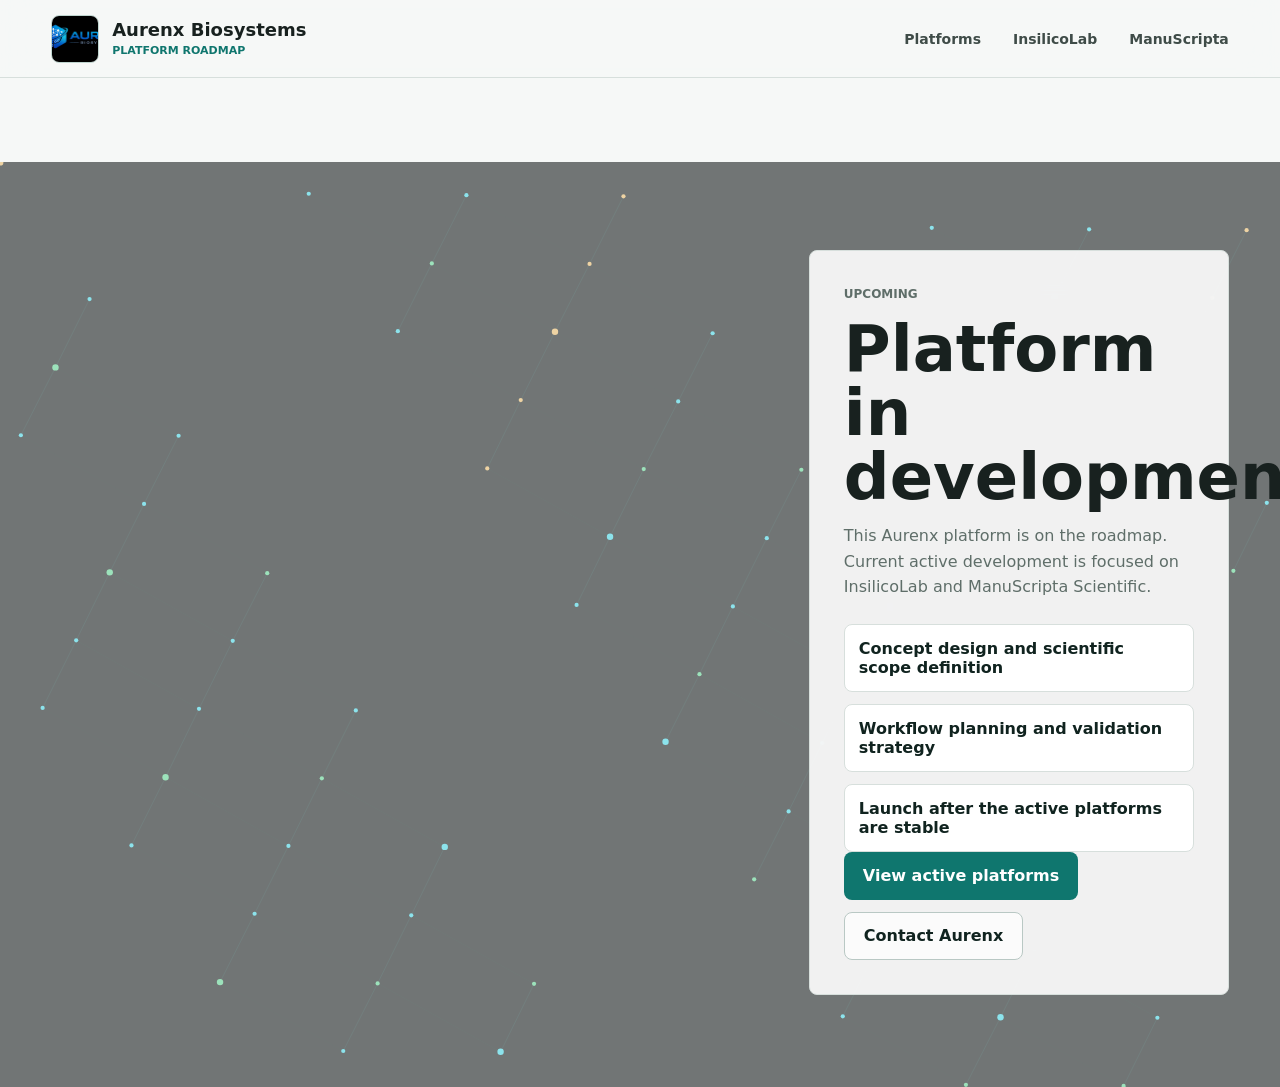
<file: upcoming.html>
<!doctype html>
<html lang="en">
  <head>
    <meta charset="UTF-8" />
    <meta name="viewport" content="width=device-width, initial-scale=1.0" />
    <title>Upcoming Platform | Aurenx Biosystems</title>
    <link rel="stylesheet" href="styles.css" />
  </head>
  <body>
    <header class="site-header">
      <a class="brand" href="index.html" aria-label="Aurenx Biosystems home">
        <span class="brand-mark" aria-hidden="true">
          <img src="aurenx-logo.jpg" alt="" />
        </span>
        <span>
          <strong>Aurenx Biosystems</strong>
          <small>Platform roadmap</small>
        </span>
      </a>
      <nav class="nav-links" aria-label="Primary navigation">
        <a href="index.html#platforms">Platforms</a>
        <a href="https://inslicolab.onrender.com">InsilicoLab</a>
        <a href="manuscripta.html">ManuScripta</a>
      </nav>
    </header>

    <main class="product-main">
      <section class="hero product-hero">
        <canvas id="bioCanvas" aria-hidden="true"></canvas>
        <div class="hero-shade" aria-hidden="true"></div>
        <div class="product-panel">
          <p class="eyebrow">Upcoming</p>
          <h2 id="platformTitle">Platform in development</h2>
          <p id="platformCopy">
            This Aurenx platform is on the roadmap. Current active development is focused on InsilicoLab and
            ManuScripta Scientific.
          </p>
          <ul class="feature-list">
            <li>Concept design and scientific scope definition</li>
            <li>Workflow planning and validation strategy</li>
            <li>Launch after the active platforms are stable</li>
          </ul>
          <div class="hero-actions">
            <a class="button primary" href="index.html#platforms">View active platforms</a>
            <a class="button secondary" href="mailto:omkaryadavsk04@gmail.com">Contact Aurenx</a>
          </div>
        </div>
      </section>
    </main>
    <script src="app.js"></script>
    <script>
      const params = new URLSearchParams(window.location.search);
      const platform = params.get("platform");
      const data = {
        bioforge: {
          title: "BioForge Labs",
          copy:
            "BioForge Labs will focus on wet lab validation, assay development, and intelligent laboratory workflows.",
        },
        pharmanexus: {
          title: "PharmaNexus",
          copy:
            "PharmaNexus will focus on pharmacology analytics, PK/PD modeling, and translational research systems.",
        },
      };
      if (data[platform]) {
        document.querySelector("#platformTitle").textContent = data[platform].title;
        document.querySelector("#platformCopy").textContent = data[platform].copy;
      }
    </script>
  </body>
</html>
</file>
<file: styles.css>
:root {
  color-scheme: light;
  --ink: #18211f;
  --muted: #5f6e69;
  --soft: #edf3f1;
  --line: #d7dfdc;
  --page: #f6f8f7;
  --panel: #ffffff;
  --teal: #0f766e;
  --blue: #245da8;
  --green: #198754;
  --amber: #b7791f;
  --deep: #10231f;
  --shadow: 0 20px 58px rgba(27, 43, 39, 0.13);
  font-family:
    Inter, ui-sans-serif, system-ui, -apple-system, BlinkMacSystemFont, "Segoe UI",
    sans-serif;
}

* {
  box-sizing: border-box;
}

html {
  scroll-behavior: smooth;
}

body {
  margin: 0;
  min-height: 100vh;
  background: var(--page);
  color: var(--ink);
}

a {
  color: inherit;
  text-decoration: none;
}

p,
h1,
h2,
h3 {
  margin-top: 0;
}

.site-header {
  position: sticky;
  z-index: 20;
  top: 0;
  display: flex;
  align-items: center;
  justify-content: space-between;
  gap: 24px;
  min-height: 78px;
  padding: 14px clamp(18px, 4vw, 58px);
  border-bottom: 1px solid var(--line);
  background: rgba(246, 248, 247, 0.91);
  backdrop-filter: blur(18px);
}

.brand {
  display: inline-flex;
  align-items: center;
  gap: 13px;
}

.brand-mark {
  display: grid;
  width: 48px;
  height: 48px;
  place-items: center;
  border: 1px solid #bfd5cf;
  border-radius: 8px;
  background: #ffffff;
  overflow: hidden;
}

.brand-mark img {
  width: 100%;
  height: 100%;
  object-fit: cover;
  object-position: 18% center;
  transform: scale(1.72);
}

.brand strong,
.brand small {
  display: block;
}

.brand strong {
  font-size: 18px;
  line-height: 1;
}

.brand small {
  margin-top: 5px;
  color: var(--teal);
  font-size: 11px;
  font-weight: 800;
  text-transform: uppercase;
}

.nav-links {
  display: flex;
  align-items: center;
  gap: clamp(16px, 2.5vw, 34px);
  color: #3f4c48;
  font-size: 14px;
  font-weight: 750;
}

.nav-links a:hover {
  color: var(--teal);
}

.hero {
  position: relative;
  display: grid;
  grid-template-columns: minmax(320px, 1fr) minmax(310px, 420px);
  gap: clamp(30px, 6vw, 84px);
  min-height: calc(100vh - 78px);
  align-items: end;
  padding: 88px clamp(18px, 4vw, 58px) 58px;
  overflow: hidden;
  background: #e8f1ee;
}

#bioCanvas,
.hero-overlay {
  position: absolute;
  inset: 0;
}

#bioCanvas {
  width: 100%;
  height: 100%;
  opacity: 0.52;
}

.hero-overlay {
  background:
    linear-gradient(90deg, rgba(246, 248, 247, 0.98), rgba(246, 248, 247, 0.8) 48%, rgba(246, 248, 247, 0.56)),
    linear-gradient(0deg, rgba(246, 248, 247, 1), rgba(246, 248, 247, 0.18) 46%, rgba(246, 248, 247, 0.72));
}

.hero-content,
.hero-card {
  position: relative;
  z-index: 1;
}

.eyebrow {
  margin: 0 0 13px;
  color: var(--teal);
  font-size: 12px;
  font-weight: 900;
  letter-spacing: 0;
  text-transform: uppercase;
}

h1 {
  max-width: 950px;
  margin-bottom: 22px;
  font-size: clamp(48px, 8vw, 104px);
  line-height: 0.96;
  letter-spacing: 0;
}

.hero-subtitle {
  max-width: 760px;
  margin-bottom: 30px;
  color: #465550;
  font-size: clamp(18px, 2vw, 23px);
  line-height: 1.5;
}

.hero-actions,
.footer-actions {
  display: flex;
  flex-wrap: wrap;
  gap: 12px;
}

.button {
  display: inline-flex;
  min-height: 48px;
  align-items: center;
  justify-content: center;
  border-radius: 8px;
  padding: 0 19px;
  font-weight: 900;
}

.button.primary {
  background: var(--teal);
  color: #ffffff;
}

.button.secondary {
  border: 1px solid #b9c8c4;
  background: rgba(255, 255, 255, 0.72);
  color: var(--deep);
}

.hero-card {
  border: 1px solid #cad8d4;
  border-radius: 8px;
  padding: 22px;
  background: rgba(255, 255, 255, 0.84);
  box-shadow: var(--shadow);
  backdrop-filter: blur(18px);
}

.card-label {
  color: var(--teal);
  font-size: 12px;
  font-weight: 900;
  text-transform: uppercase;
}

.hero-card h2 {
  margin: 14px 0 22px;
  font-size: 28px;
  line-height: 1.14;
}

.hero-stats {
  display: grid;
  gap: 10px;
}

.hero-stats div {
  border-top: 1px solid var(--line);
  padding-top: 12px;
}

.hero-stats strong,
.hero-stats span {
  display: block;
}

.hero-stats strong {
  font-size: 22px;
}

.hero-stats span {
  margin-top: 4px;
  color: var(--muted);
  font-size: 13px;
  font-weight: 750;
}

.split-section,
.application-section,
.education-section,
.news-section {
  padding: 92px clamp(18px, 4vw, 58px);
  border-top: 1px solid var(--line);
}

.split-section {
  display: grid;
  grid-template-columns: minmax(280px, 0.85fr) minmax(340px, 1fr);
  gap: clamp(32px, 7vw, 96px);
  align-items: start;
  background: var(--panel);
}

.section-copy h2,
.section-heading h2,
.image-band h2,
.site-footer h2 {
  margin-bottom: 16px;
  font-size: clamp(34px, 5vw, 58px);
  line-height: 1.04;
}

.section-copy p,
.section-heading p,
.feature-stack p,
.application-card p,
.image-band p,
.education-grid p,
.news-grid p,
.site-footer p {
  color: var(--muted);
  line-height: 1.62;
}

.text-link {
  display: inline-flex;
  margin-top: 18px;
  color: var(--teal);
  font-weight: 900;
}

.feature-stack {
  display: grid;
  gap: 12px;
}

.feature-stack article,
.application-card,
.education-grid article,
.news-grid article {
  border: 1px solid var(--line);
  border-radius: 8px;
  padding: 22px;
  background: var(--panel);
  box-shadow: 0 10px 34px rgba(27, 43, 39, 0.08);
}

.feature-stack span {
  color: var(--amber);
  font-size: 13px;
  font-weight: 900;
}

.feature-stack h3,
.application-card h3,
.education-grid h3,
.news-grid h3 {
  margin: 18px 0 10px;
  font-size: 23px;
}

.application-section,
.education-section {
  background: var(--page);
}

.section-heading {
  width: min(900px, 100%);
  margin-bottom: 40px;
}

.application-grid,
.education-grid,
.news-grid {
  display: grid;
  grid-template-columns: repeat(4, minmax(0, 1fr));
  gap: 14px;
}

.application-card {
  min-height: 250px;
}

.application-card span,
.news-grid span {
  color: var(--teal);
  font-size: 12px;
  font-weight: 900;
  text-transform: uppercase;
}

.application-card.planned {
  opacity: 0.78;
}

.image-band {
  display: grid;
  grid-template-columns: minmax(280px, 0.9fr) minmax(320px, 1fr);
  gap: clamp(30px, 7vw, 96px);
  align-items: center;
  padding: 108px clamp(18px, 4vw, 58px);
  background:
    linear-gradient(120deg, rgba(15, 118, 110, 0.88), rgba(36, 93, 168, 0.68)),
    #143b39;
  color: #ffffff;
}

.image-band .eyebrow,
.image-band p {
  color: #dff7f3;
}

.image-band p {
  font-size: clamp(18px, 2vw, 23px);
}

.education-grid,
.news-grid {
  grid-template-columns: repeat(3, minmax(0, 1fr));
}

.news-section {
  background: var(--panel);
}

.site-footer {
  display: grid;
  grid-template-columns: minmax(280px, 1fr) auto;
  gap: 34px;
  padding: 74px clamp(18px, 4vw, 58px);
  border-top: 1px solid var(--line);
  background: var(--deep);
  color: #ffffff;
}

.site-footer p {
  color: #bfd2cc;
}

address {
  display: grid;
  gap: 8px;
  color: #8fe3da;
  font-style: normal;
  font-weight: 800;
}

address span {
  margin-top: 8px;
  color: #96aaa4;
  font-size: 12px;
  text-transform: uppercase;
}

.product-hero {
  min-height: auto;
  padding-bottom: 92px;
}

.product-main {
  padding-top: 84px;
}

.product-panel {
  position: relative;
  z-index: 1;
  width: min(760px, 100%);
  border: 1px solid var(--line);
  border-radius: 8px;
  padding: clamp(20px, 4vw, 34px);
  background: rgba(255, 255, 255, 0.9);
  backdrop-filter: blur(20px);
}

.product-panel h2 {
  margin-bottom: 14px;
  font-size: clamp(32px, 6vw, 64px);
  line-height: 1;
}

.product-panel p {
  color: var(--muted);
  line-height: 1.6;
}

.feature-list {
  display: grid;
  gap: 12px;
  margin: 24px 0 0;
  padding: 0;
  list-style: none;
}

.feature-list li {
  border: 1px solid var(--line);
  border-radius: 8px;
  padding: 14px;
  background: #ffffff;
  color: var(--deep);
  font-weight: 750;
}

@media (max-width: 1080px) {
  .hero,
  .split-section,
  .image-band,
  .site-footer {
    grid-template-columns: 1fr;
  }

  .application-grid,
  .education-grid,
  .news-grid {
    grid-template-columns: repeat(2, minmax(0, 1fr));
  }
}

@media (max-width: 720px) {
  .site-header {
    align-items: flex-start;
    flex-direction: column;
  }

  .nav-links {
    width: 100%;
    display: grid;
    grid-template-columns: repeat(3, auto);
    gap: 13px;
    justify-content: start;
    font-size: 13px;
  }

  .hero {
    min-height: auto;
    padding-top: 58px;
  }

  .hero-actions .button,
  .footer-actions .button {
    width: 100%;
  }

  .application-grid,
  .education-grid,
  .news-grid {
    grid-template-columns: 1fr;
  }
}
</file>
<file: static/styles.css>
:root {
  color-scheme: dark;
  --bg: #050607;
  --ink: #f7fbff;
  --muted: #a6b3bd;
  --line: rgba(255, 255, 255, 0.14);
  --panel: rgba(255, 255, 255, 0.07);
  --panel-strong: rgba(255, 255, 255, 0.11);
  --cyan: #39d7ec;
  --blue: #2866e8;
  --green: #58d68d;
  --amber: #f4b860;
  --black: #050607;
  font-family:
    Inter, ui-sans-serif, system-ui, -apple-system, BlinkMacSystemFont, "Segoe UI",
    sans-serif;
}

* {
  box-sizing: border-box;
}

html {
  scroll-behavior: smooth;
}

body {
  margin: 0;
  min-height: 100vh;
  background: var(--bg);
  color: var(--ink);
}

a {
  color: inherit;
  text-decoration: none;
}

.site-header {
  position: fixed;
  z-index: 10;
  top: 0;
  left: 0;
  right: 0;
  display: flex;
  align-items: center;
  justify-content: space-between;
  gap: 24px;
  min-height: 84px;
  padding: 18px clamp(18px, 4vw, 54px);
  border-bottom: 1px solid var(--line);
  background: rgba(5, 6, 7, 0.78);
  backdrop-filter: blur(18px);
}

.brand {
  display: inline-flex;
  align-items: center;
  gap: 14px;
  min-width: 0;
}

.brand-mark {
  display: grid;
  flex: 0 0 auto;
  width: 58px;
  height: 48px;
  place-items: center;
  border: 1px solid rgba(57, 215, 236, 0.38);
  border-radius: 8px;
  background: rgba(1, 10, 14, 0.9);
  box-shadow: 0 18px 48px rgba(57, 215, 236, 0.16);
  overflow: hidden;
}

.brand-mark img {
  width: 100%;
  height: 100%;
  object-fit: cover;
  object-position: 19% center;
  transform: scale(1.72);
}

.brand strong,
.brand small {
  display: block;
}

.brand strong {
  font-size: 20px;
  letter-spacing: 0;
}

.brand small {
  margin-top: 3px;
  color: var(--cyan);
  font-size: 12px;
  font-weight: 700;
  text-transform: uppercase;
}

.nav-links {
  display: flex;
  align-items: center;
  gap: clamp(16px, 3vw, 34px);
  color: #d6dee5;
  font-size: 14px;
  font-weight: 700;
}

.nav-links a {
  transition:
    color 180ms ease,
    transform 180ms ease;
}

.nav-links a:hover {
  color: var(--cyan);
  transform: translateY(-1px);
}

.hero {
  position: relative;
  display: grid;
  min-height: 100vh;
  align-items: end;
  overflow: hidden;
  padding: 132px clamp(18px, 4vw, 54px) 58px;
}

#bioCanvas,
.hero-shade {
  position: absolute;
  inset: 0;
}

#bioCanvas {
  width: 100%;
  height: 100%;
}

.hero-shade {
  background:
    linear-gradient(90deg, rgba(5, 6, 7, 0.94), rgba(5, 6, 7, 0.66) 48%, rgba(5, 6, 7, 0.42)),
    linear-gradient(0deg, rgba(5, 6, 7, 0.96), rgba(5, 6, 7, 0.1) 42%, rgba(5, 6, 7, 0.75));
}

.hero-content {
  position: relative;
  z-index: 1;
  width: min(960px, 100%);
}

.hero-logo {
  display: block;
  width: min(620px, 92vw);
  height: auto;
  margin: 0 0 30px;
  border: 1px solid rgba(57, 215, 236, 0.22);
  border-radius: 8px;
  box-shadow: 0 24px 90px rgba(57, 215, 236, 0.18);
}

.eyebrow {
  margin: 0 0 14px;
  color: var(--cyan);
  font-size: 12px;
  font-weight: 900;
  letter-spacing: 0;
  text-transform: uppercase;
}

h1,
h2,
h3,
p {
  margin-top: 0;
}

h1 {
  max-width: 900px;
  margin-bottom: 18px;
  font-size: clamp(54px, 9vw, 118px);
  line-height: 0.92;
  letter-spacing: 0;
}

.hero-subtitle {
  max-width: 730px;
  margin-bottom: 30px;
  color: #d2dbe1;
  font-size: clamp(18px, 2.2vw, 24px);
  line-height: 1.45;
}

.hero-actions {
  display: flex;
  flex-wrap: wrap;
  gap: 14px;
}

.button {
  display: inline-flex;
  min-height: 48px;
  align-items: center;
  justify-content: center;
  border-radius: 8px;
  padding: 0 20px;
  font-weight: 900;
  transition:
    background 180ms ease,
    border-color 180ms ease,
    color 180ms ease,
    transform 180ms ease;
}

.button:hover {
  transform: translateY(-2px);
}

.button.primary {
  background: var(--cyan);
  color: #021113;
}

.button.secondary {
  border: 1px solid var(--line);
  background: rgba(255, 255, 255, 0.05);
  color: var(--ink);
}

.button.secondary:hover {
  border-color: var(--cyan);
  color: var(--cyan);
}

.hero-panel {
  position: absolute;
  z-index: 1;
  right: clamp(18px, 4vw, 54px);
  bottom: 58px;
  width: min(360px, calc(100% - 36px));
  border: 1px solid rgba(255, 255, 255, 0.16);
  border-radius: 8px;
  padding: 18px;
  background: rgba(255, 255, 255, 0.08);
  backdrop-filter: blur(20px);
  box-shadow: 0 30px 80px rgba(0, 0, 0, 0.35);
}

.signal-row {
  display: flex;
  align-items: center;
  justify-content: space-between;
  gap: 18px;
  margin-bottom: 16px;
  color: var(--muted);
  font-size: 13px;
  font-weight: 800;
}

.signal-row strong {
  color: var(--green);
}

.pulse-list {
  display: grid;
  grid-template-columns: repeat(2, minmax(0, 1fr));
  gap: 8px;
}

.pulse-list span,
.pulse-list a {
  border: 1px solid rgba(255, 255, 255, 0.12);
  border-radius: 8px;
  padding: 10px;
  background: rgba(0, 0, 0, 0.24);
  color: #d9eef1;
  font-size: 13px;
  font-weight: 800;
}

.pulse-list a {
  border-color: rgba(88, 214, 141, 0.38);
  color: #e5fff0;
}

.section {
  padding: 92px clamp(18px, 4vw, 54px);
  border-top: 1px solid var(--line);
}

.section-heading {
  display: grid;
  gap: 10px;
  width: min(850px, 100%);
  margin-bottom: 42px;
}

.section-heading h2,
.research-band h2,
.site-footer h2 {
  margin-bottom: 0;
  font-size: clamp(34px, 5vw, 58px);
  line-height: 1;
  letter-spacing: 0;
}

.platform-grid {
  display: grid;
  grid-template-columns: repeat(4, minmax(0, 1fr));
  gap: 14px;
}

.platform-card,
.solution-layout article {
  min-height: 240px;
  border: 1px solid var(--line);
  border-radius: 8px;
  padding: 24px;
  background: var(--panel);
  transition:
    border-color 180ms ease,
    background 180ms ease,
    transform 180ms ease;
}

.platform-card:hover,
.solution-layout article:hover {
  border-color: rgba(57, 215, 236, 0.65);
  background: var(--panel-strong);
  transform: translateY(-4px);
}

.platform-card {
  position: relative;
  display: block;
}

.platform-card.upcoming {
  opacity: 0.72;
}

.status-badge {
  position: absolute;
  top: 20px;
  right: 20px;
  border: 1px solid var(--line);
  border-radius: 999px;
  padding: 5px 9px;
  font-size: 11px;
  font-weight: 900;
  text-transform: uppercase;
}

.status-badge.live {
  border-color: rgba(88, 214, 141, 0.38);
  color: var(--green);
}

.status-badge.soon {
  color: var(--amber);
}

.card-index {
  display: block;
  margin-bottom: 54px;
  color: var(--amber);
  font-size: 13px;
  font-weight: 900;
}

.platform-card h3,
.solution-layout h3 {
  margin-bottom: 12px;
  color: #dffbff;
  font-size: 23px;
}

.platform-card p,
.solution-layout p,
.research-band p,
.site-footer p {
  margin-bottom: 0;
  color: var(--muted);
  line-height: 1.62;
}

.research-band {
  display: grid;
  grid-template-columns: minmax(260px, 0.9fr) minmax(320px, 1fr);
  gap: clamp(28px, 7vw, 96px);
  align-items: center;
  padding: 110px clamp(18px, 4vw, 54px);
  border-top: 1px solid var(--line);
  background:
    linear-gradient(120deg, rgba(57, 215, 236, 0.08), transparent 32%),
    linear-gradient(300deg, rgba(244, 184, 96, 0.07), transparent 42%),
    #07090a;
}

.research-band p {
  font-size: clamp(18px, 2vw, 24px);
}

.solutions-section {
  background: #07090a;
}

.solution-layout {
  display: grid;
  grid-template-columns: repeat(3, minmax(0, 1fr));
  gap: 14px;
}

.site-footer {
  display: grid;
  grid-template-columns: minmax(280px, 1fr) auto;
  gap: 32px;
  padding: 64px clamp(18px, 4vw, 54px);
  border-top: 1px solid var(--line);
}

.site-footer h2 {
  margin-bottom: 14px;
}

address {
  display: grid;
  gap: 8px;
  color: var(--cyan);
  font-style: normal;
  font-weight: 800;
}

address span {
  margin-top: 8px;
  color: #7e8d97;
  font-size: 12px;
  text-transform: uppercase;
}

.footer-links {
  display: flex;
  flex-wrap: wrap;
  gap: 14px;
  margin-top: 18px;
  color: var(--cyan);
  font-weight: 800;
}

.product-hero {
  min-height: auto;
  padding-bottom: 92px;
}

.product-main {
  padding-top: 84px;
}

.product-panel {
  position: relative;
  z-index: 1;
  width: min(760px, 100%);
  border: 1px solid var(--line);
  border-radius: 8px;
  padding: clamp(20px, 4vw, 34px);
  background: rgba(255, 255, 255, 0.08);
  backdrop-filter: blur(20px);
}

.product-panel h2 {
  margin-bottom: 14px;
  font-size: clamp(32px, 6vw, 64px);
  line-height: 1;
}

.product-panel p {
  color: var(--muted);
  line-height: 1.6;
}

.feature-list {
  display: grid;
  gap: 12px;
  margin: 24px 0 0;
  padding: 0;
  list-style: none;
}

.feature-list li {
  border: 1px solid var(--line);
  border-radius: 8px;
  padding: 14px;
  background: rgba(0, 0, 0, 0.18);
  color: #d6eef1;
  font-weight: 750;
}

@media (max-width: 1040px) {
  .hero {
    align-items: center;
    padding-bottom: 240px;
  }

  .platform-grid,
  .solution-layout {
    grid-template-columns: repeat(2, minmax(0, 1fr));
  }

  .research-band,
  .site-footer {
    grid-template-columns: 1fr;
  }
}

@media (max-width: 720px) {
  .site-header {
    position: sticky;
    align-items: flex-start;
    flex-direction: column;
    min-height: auto;
  }

  .nav-links {
    width: 100%;
    display: grid;
    grid-template-columns: repeat(4, auto);
    gap: 14px;
    justify-content: start;
    overflow: visible;
    font-size: 13px;
  }

  .brand small {
    font-size: 11px;
  }

  .hero {
    min-height: calc(100vh - 114px);
    padding-top: 68px;
    padding-bottom: 54px;
  }

  .hero-actions .button {
    width: 100%;
  }

  .hero-panel {
    position: relative;
    right: auto;
    bottom: auto;
    width: 100%;
    margin-top: 28px;
  }

  .platform-grid,
  .solution-layout,
  .pulse-list {
    grid-template-columns: 1fr;
  }

  .platform-card,
  .solution-layout article {
    min-height: auto;
  }

  .card-index {
    margin-bottom: 32px;
  }
}
</file>
<file: insilicolab.css>
:root {
  color-scheme: light;
  --ink: #17201d;
  --muted: #60706a;
  --line: #d8e0dc;
  --panel: #ffffff;
  --soft: #eef5f1;
  --accent: #0f766e;
  --accent-strong: #0b5f58;
  --warn: #b45309;
  --good: #15803d;
  --bad: #b91c1c;
  --shadow: 0 18px 50px rgba(31, 46, 42, 0.12);
  font-family:
    Inter, ui-sans-serif, system-ui, -apple-system, BlinkMacSystemFont, "Segoe UI",
    sans-serif;
}

* {
  box-sizing: border-box;
}

body {
  margin: 0;
  min-height: 100vh;
  background: #f6f8f7;
  color: var(--ink);
}

button,
input,
textarea {
  font: inherit;
}

.app-shell {
  display: grid;
  grid-template-columns: 280px minmax(0, 1fr);
  min-height: 100vh;
}

.sidebar {
  display: flex;
  flex-direction: column;
  justify-content: space-between;
  gap: 32px;
  padding: 28px;
  background: #10231f;
  color: #f5fbf8;
}

.eyebrow {
  margin: 0 0 6px;
  color: #6fb7ad;
  font-size: 12px;
  font-weight: 800;
  letter-spacing: 0;
  text-transform: uppercase;
}

h1,
h2,
h3,
p {
  margin-top: 0;
}

h1 {
  margin-bottom: 0;
  font-size: 30px;
}

h2 {
  margin-bottom: 0;
  font-size: 28px;
}

h3 {
  margin-bottom: 0;
  font-size: 18px;
}

.nav-list {
  display: grid;
  gap: 8px;
}

.nav-item {
  width: 100%;
  border: 1px solid rgba(255, 255, 255, 0.12);
  border-radius: 8px;
  padding: 11px 12px;
  background: transparent;
  color: #d8efea;
  text-align: left;
  cursor: pointer;
}

.nav-item.active,
.nav-item:hover {
  background: rgba(111, 183, 173, 0.16);
  border-color: rgba(111, 183, 173, 0.38);
}

.status-panel {
  display: flex;
  gap: 12px;
  align-items: flex-start;
  border-top: 1px solid rgba(255, 255, 255, 0.14);
  padding-top: 18px;
}

.status-panel p {
  margin: 4px 0 0;
  color: #b7d3ce;
  font-size: 13px;
}

.status-dot {
  flex: 0 0 auto;
  width: 10px;
  height: 10px;
  margin-top: 5px;
  border-radius: 999px;
  background: #55d28b;
  box-shadow: 0 0 0 5px rgba(85, 210, 139, 0.13);
}

.workspace {
  display: grid;
  gap: 22px;
  align-content: start;
  padding: 28px;
}

.topbar,
.section-heading {
  display: flex;
  align-items: center;
  justify-content: space-between;
  gap: 18px;
}

.icon-button,
.primary-button,
.secondary-button {
  min-height: 42px;
  border: 0;
  border-radius: 8px;
  padding: 0 16px;
  cursor: pointer;
}

.icon-button {
  min-width: 52px;
  border: 1px solid var(--line);
  background: var(--panel);
  color: var(--accent-strong);
  font-weight: 800;
}

.primary-button {
  background: var(--accent);
  color: #fff;
  font-weight: 800;
}

.secondary-button {
  border: 1px solid var(--line);
  background: var(--panel);
  color: var(--ink);
  font-weight: 700;
}

.live-app-link {
  display: inline-flex;
  min-height: 42px;
  align-items: center;
  justify-content: center;
  border-radius: 8px;
  padding: 0 14px;
  background: #0f766e;
  color: #fff;
  font-weight: 800;
  text-decoration: none;
}

.input-band {
  display: grid;
  grid-template-columns: minmax(280px, 430px) minmax(320px, 1fr);
  gap: 22px;
  align-items: stretch;
}

.compound-form,
.molecule-panel,
.interpretation-section,
.admet-section,
.methods-section,
.results-section {
  border: 1px solid var(--line);
  border-radius: 8px;
  background: var(--panel);
  box-shadow: var(--shadow);
}

.compound-form {
  display: grid;
  gap: 10px;
  padding: 18px;
}

label {
  color: var(--muted);
  font-size: 13px;
  font-weight: 800;
}

input,
textarea {
  width: 100%;
  border: 1px solid var(--line);
  border-radius: 8px;
  padding: 11px 12px;
  color: var(--ink);
  background: #fbfdfc;
}

textarea {
  min-height: 120px;
  resize: vertical;
  font-family: "Cascadia Code", Consolas, monospace;
}

.form-actions {
  display: flex;
  gap: 10px;
  flex-wrap: wrap;
  margin-top: 6px;
}

.molecule-panel {
  display: grid;
  min-height: 270px;
  place-items: center;
  overflow: hidden;
}

#moleculeCanvas {
  width: min(100%, 520px);
  height: auto;
}

#moleculeImage {
  width: min(100%, 520px);
  height: auto;
  max-height: 320px;
  object-fit: contain;
}

.metrics-grid {
  display: grid;
  grid-template-columns: repeat(7, minmax(120px, 1fr));
  gap: 12px;
}

.metric {
  min-height: 92px;
  border: 1px solid var(--line);
  border-radius: 8px;
  padding: 14px;
  background: var(--panel);
}

.metric span {
  display: block;
  margin-bottom: 10px;
  color: var(--muted);
  font-size: 13px;
  font-weight: 800;
}

.metric strong {
  font-size: 24px;
}

.results-section {
  overflow: hidden;
}

.section-heading {
  padding: 18px;
  border-bottom: 1px solid var(--line);
}

.section-heading p {
  margin: 0;
  color: var(--muted);
}

.interpretation-body {
  display: grid;
  gap: 16px;
  padding: 18px;
}

.interpretation-body p {
  margin: 0;
  color: var(--ink);
  line-height: 1.5;
}

.risk-grid {
  display: flex;
  flex-wrap: wrap;
  gap: 8px;
}

.risk-chip {
  border-radius: 999px;
  padding: 7px 10px;
  background: var(--soft);
  color: var(--muted);
  font-size: 13px;
  font-weight: 800;
}

.risk-chip.good {
  background: #dcfce7;
  color: var(--good);
}

.risk-chip.moderate {
  background: #ffedd5;
  color: var(--warn);
}

.risk-chip.risk {
  background: #fee2e2;
  color: var(--bad);
}

.suggestion-list {
  display: grid;
  gap: 8px;
  margin: 0;
  padding-left: 18px;
  color: var(--muted);
}

.admet-section {
  overflow: hidden;
}

.admet-grid {
  display: grid;
  grid-template-columns: repeat(6, minmax(120px, 1fr));
  gap: 12px;
  padding: 18px;
}

.admet-item {
  min-height: 82px;
  border: 1px solid var(--line);
  border-radius: 8px;
  padding: 13px;
  background: #fbfdfc;
}

.admet-item span {
  display: block;
  margin-bottom: 8px;
  color: var(--muted);
  font-size: 13px;
  font-weight: 800;
}

.admet-item strong {
  font-size: 18px;
}

.admet-notes {
  padding: 0 18px 18px 36px;
}

.methods-section {
  overflow: hidden;
}

.methods-grid {
  display: grid;
  grid-template-columns: repeat(3, minmax(180px, 1fr));
  gap: 12px;
  padding: 18px;
}

.method-item {
  border: 1px solid var(--line);
  border-radius: 8px;
  padding: 14px;
  background: #fbfdfc;
}

.method-item strong {
  display: block;
  margin-bottom: 8px;
}

.method-item p {
  margin: 0;
  color: var(--muted);
  font-size: 14px;
  line-height: 1.45;
}

.table-wrap {
  overflow-x: auto;
}

table {
  width: 100%;
  border-collapse: collapse;
  min-width: 860px;
}

th,
td {
  border-bottom: 1px solid var(--line);
  padding: 13px 14px;
  text-align: left;
  vertical-align: top;
}

th {
  color: var(--muted);
  font-size: 12px;
  text-transform: uppercase;
}

td {
  font-size: 14px;
}

.smiles-cell {
  max-width: 330px;
  font-family: "Cascadia Code", Consolas, monospace;
  overflow-wrap: anywhere;
}

.badge {
  display: inline-flex;
  align-items: center;
  min-height: 26px;
  border-radius: 999px;
  padding: 0 10px;
  font-size: 12px;
  font-weight: 800;
}

.badge.good {
  background: #dcfce7;
  color: var(--good);
}

.badge.warn {
  background: #ffedd5;
  color: var(--warn);
}

.badge.bad {
  background: #fee2e2;
  color: var(--bad);
}

.modal-overlay {
  position: fixed;
  inset: 0;
  display: grid;
  place-items: center;
  padding: 18px;
  background: rgba(16, 35, 31, 0.45);
}

.modal-overlay[hidden] {
  display: none;
}

.modal {
  width: min(520px, 100%);
  border: 1px solid var(--line);
  border-radius: 8px;
  background: var(--panel);
  box-shadow: var(--shadow);
}

.modal p {
  margin: 0;
  padding: 18px;
  color: var(--muted);
  line-height: 1.5;
}

@media (max-width: 1040px) {
  .app-shell {
    grid-template-columns: 1fr;
  }

  .sidebar {
    min-height: auto;
  }

  .input-band,
  .metrics-grid,
  .admet-grid,
  .methods-grid {
    grid-template-columns: repeat(2, minmax(0, 1fr));
  }
}

@media (max-width: 640px) {
  .workspace,
  .sidebar {
    padding: 18px;
  }

  .input-band,
  .metrics-grid,
  .admet-grid,
  .methods-grid {
    grid-template-columns: 1fr;
  }

  .topbar {
    align-items: flex-start;
  }
}
</file>
